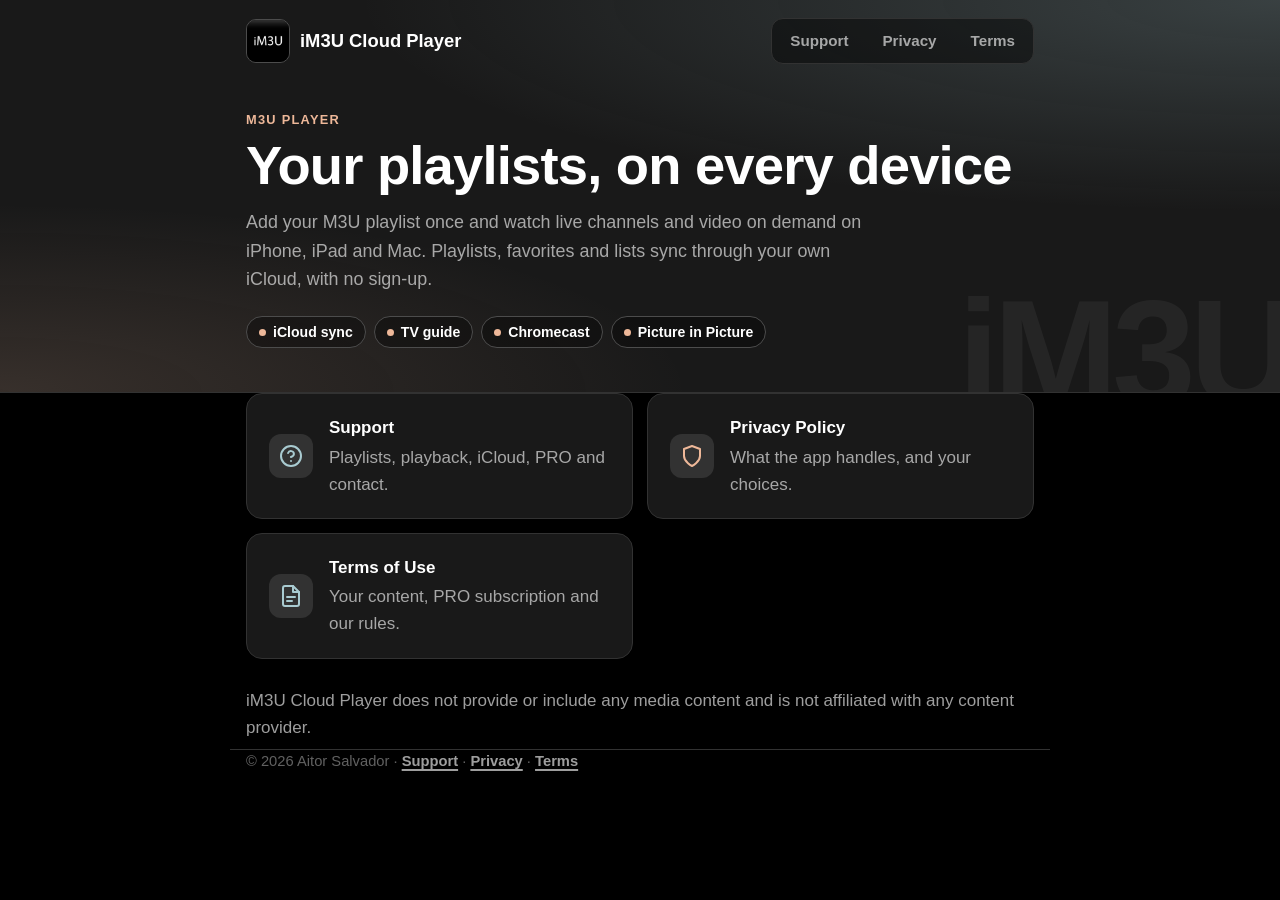
<file: im3uplayer/index.html>
<!doctype html>
<html lang="en">
<head>
  <meta charset="utf-8">
  <meta name="viewport" content="width=device-width, initial-scale=1">
  <title>iM3U Cloud Player</title>
  <meta name="description" content="iM3U Cloud Player: an M3U playlist player for iPhone, iPad and Mac, synced with iCloud.">
  <meta name="theme-color" content="#191919">
  <link rel="icon" href="icon.png">
  <link rel="apple-touch-icon" href="icon.png">
  <link rel="stylesheet" href="style.css?v=1">
</head>
<body>
  <div class="hero">
    <div class="wrap">
      <div class="topbar">
        <a class="brand" href="./"><img src="icon.png" alt="">iM3U Cloud Player</a>
        <nav class="tabs" aria-label="Pages">
          <a class="tab" href="support.html">Support</a>
          <a class="tab" href="privacy.html">Privacy</a>
          <a class="tab" href="terms.html">Terms</a>
        </nav>
      </div>
      <div class="hero-body">
        <p class="eyebrow">M3U player</p>
        <h1>Your playlists, on every device</h1>
        <p class="lede">Add your M3U playlist once and watch live channels and video on demand on iPhone, iPad and
        Mac. Playlists, favorites and lists sync through your own iCloud, with no sign-up.</p>
        <div class="pills">
          <span class="pill">iCloud sync</span>
          <span class="pill">TV guide</span>
          <span class="pill">Chromecast</span>
          <span class="pill">Picture in Picture</span>
        </div>
      </div>
    </div>
  </div>

  <main class="wrap">
    <div class="links-grid">
      <a class="card link-card" href="support.html">
        <span class="badge-icon"><svg viewBox="0 0 24 24" fill="none" stroke="currentColor" stroke-width="2" stroke-linecap="round" stroke-linejoin="round" aria-hidden="true"><circle cx="12" cy="12" r="10"/><path d="M9.1 9a3 3 0 0 1 5.8 1c0 2-3 3-3 3M12 17h.01"/></svg></span>
        <span><strong>Support</strong><p>Playlists, playback, iCloud, PRO and contact.</p></span>
      </a>
      <a class="card link-card" href="privacy.html">
        <span class="badge-icon peach"><svg viewBox="0 0 24 24" fill="none" stroke="currentColor" stroke-width="2" stroke-linecap="round" stroke-linejoin="round" aria-hidden="true"><path d="M12 22s8-4 8-10V5l-8-3-8 3v7c0 6 8 10 8 10z"/></svg></span>
        <span><strong>Privacy Policy</strong><p>What the app handles, and your choices.</p></span>
      </a>
      <a class="card link-card" href="terms.html">
        <span class="badge-icon"><svg viewBox="0 0 24 24" fill="none" stroke="currentColor" stroke-width="2" stroke-linecap="round" stroke-linejoin="round" aria-hidden="true"><path d="M14 2H6a2 2 0 0 0-2 2v16a2 2 0 0 0 2 2h12a2 2 0 0 0 2-2V8z"/><path d="M14 2v6h6M8 13h8M8 17h5"/></svg></span>
        <span><strong>Terms of Use</strong><p>Your content, PRO subscription and our rules.</p></span>
      </a>
    </div>
    <p class="muted" style="margin-top:28px">iM3U Cloud Player does not provide or include any media content and is
    not affiliated with any content provider.</p>
  </main>

  <footer class="wrap">© 2026 Aitor Salvador · <a href="support.html">Support</a> · <a href="privacy.html">Privacy</a> · <a href="terms.html">Terms</a></footer>
</body>
</html>
</file>
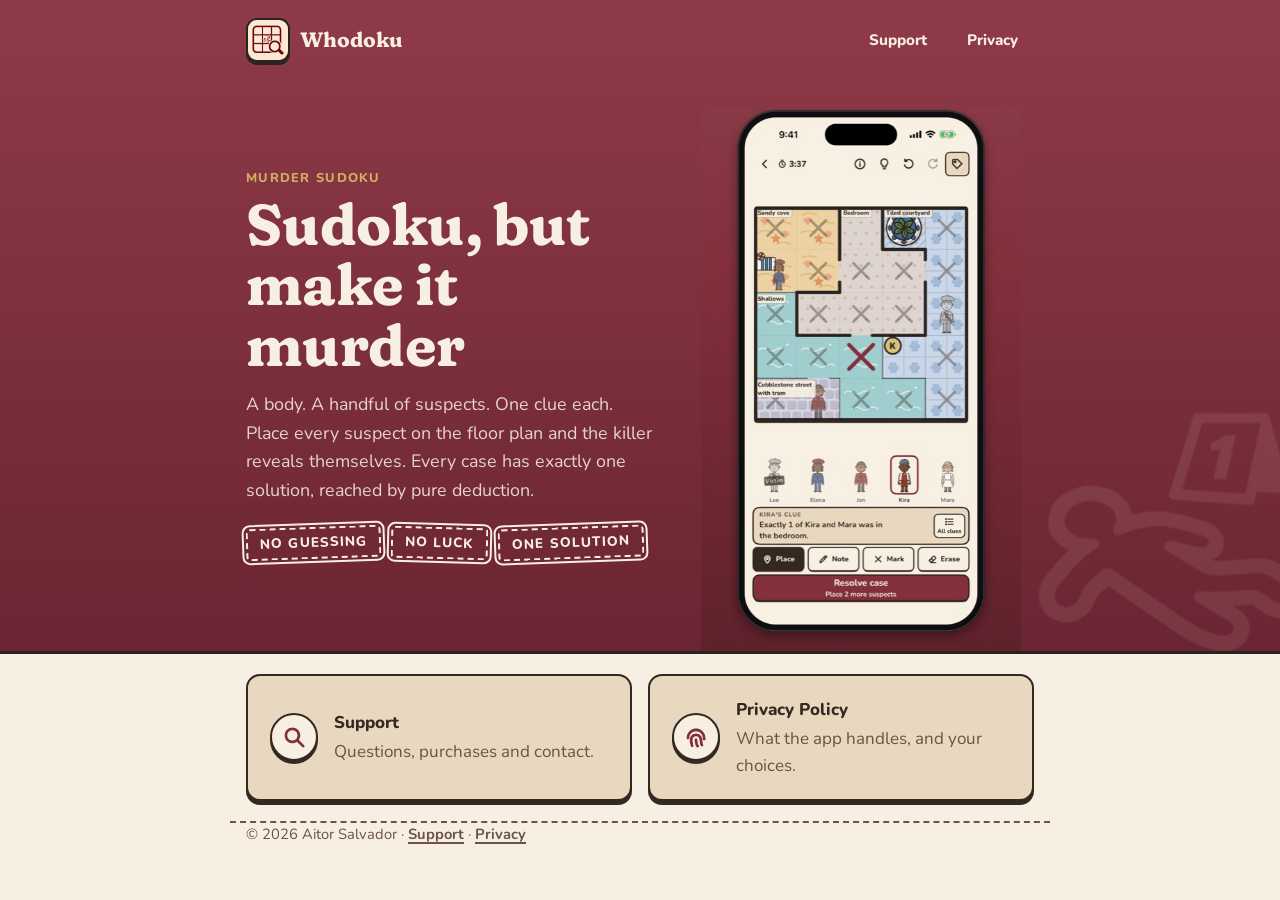
<file: whodoku/index.html>
<!doctype html>
<html lang="en">
<head>
  <meta charset="utf-8">
  <meta name="viewport" content="width=device-width, initial-scale=1">
  <title>Murder Sudoku: Whodoku</title>
  <meta name="description" content="Whodoku: a murder mystery logic puzzle for iOS and Android.">
  <meta name="theme-color" content="#8f3a48">
  <link rel="icon" href="icon.png">
  <link rel="apple-touch-icon" href="icon.png">
  <link rel="stylesheet" href="style.css?v=4">
</head>
<body>
  <div class="hero">
    <div class="wrap">
      <div class="topbar">
        <a class="brand" href="./"><img src="icon.png" alt="">Whodoku</a>
        <nav class="tabs" aria-label="Pages">
          <a class="tab" href="support.html">Support</a>
          <a class="tab" href="privacy.html">Privacy</a>
        </nav>
      </div>
      <div class="hero-body split">
        <div>
          <p class="eyebrow">Murder Sudoku</p>
          <h1>Sudoku, but make it murder</h1>
          <p class="lede">A body. A handful of suspects. One clue each. Place every suspect on the floor plan and the
          killer reveals themselves. Every case has exactly one solution, reached by pure deduction.</p>
          <div class="stamps">
            <span class="stamp">No guessing</span>
            <span class="stamp">No luck</span>
            <span class="stamp">One solution</span>
          </div>
        </div>
        <div class="shot"><img src="assets/screenshot-case.jpg?v=4" alt="A Whodoku case: a floor plan with rooms, suspects and a clue" width="460" height="1000"></div>
      </div>
    </div>
  </div>

  <main class="wrap">
    <div class="links-grid">
      <a class="card link-card" href="support.html">
        <span class="badge-icon"><span class="icon" style="--src:url(assets/ds_icon_magnifier.png)"></span></span>
        <span><strong>Support</strong><p>Questions, purchases and contact.</p></span>
      </a>
      <a class="card link-card" href="privacy.html">
        <span class="badge-icon"><span class="icon" style="--src:url(assets/ds_icon_fingerprint.png)"></span></span>
        <span><strong>Privacy Policy</strong><p>What the app handles, and your choices.</p></span>
      </a>
    </div>
  </main>

  <footer class="wrap">© 2026 Aitor Salvador · <a href="support.html">Support</a> · <a href="privacy.html">Privacy</a></footer>
</body>
</html>
</file>
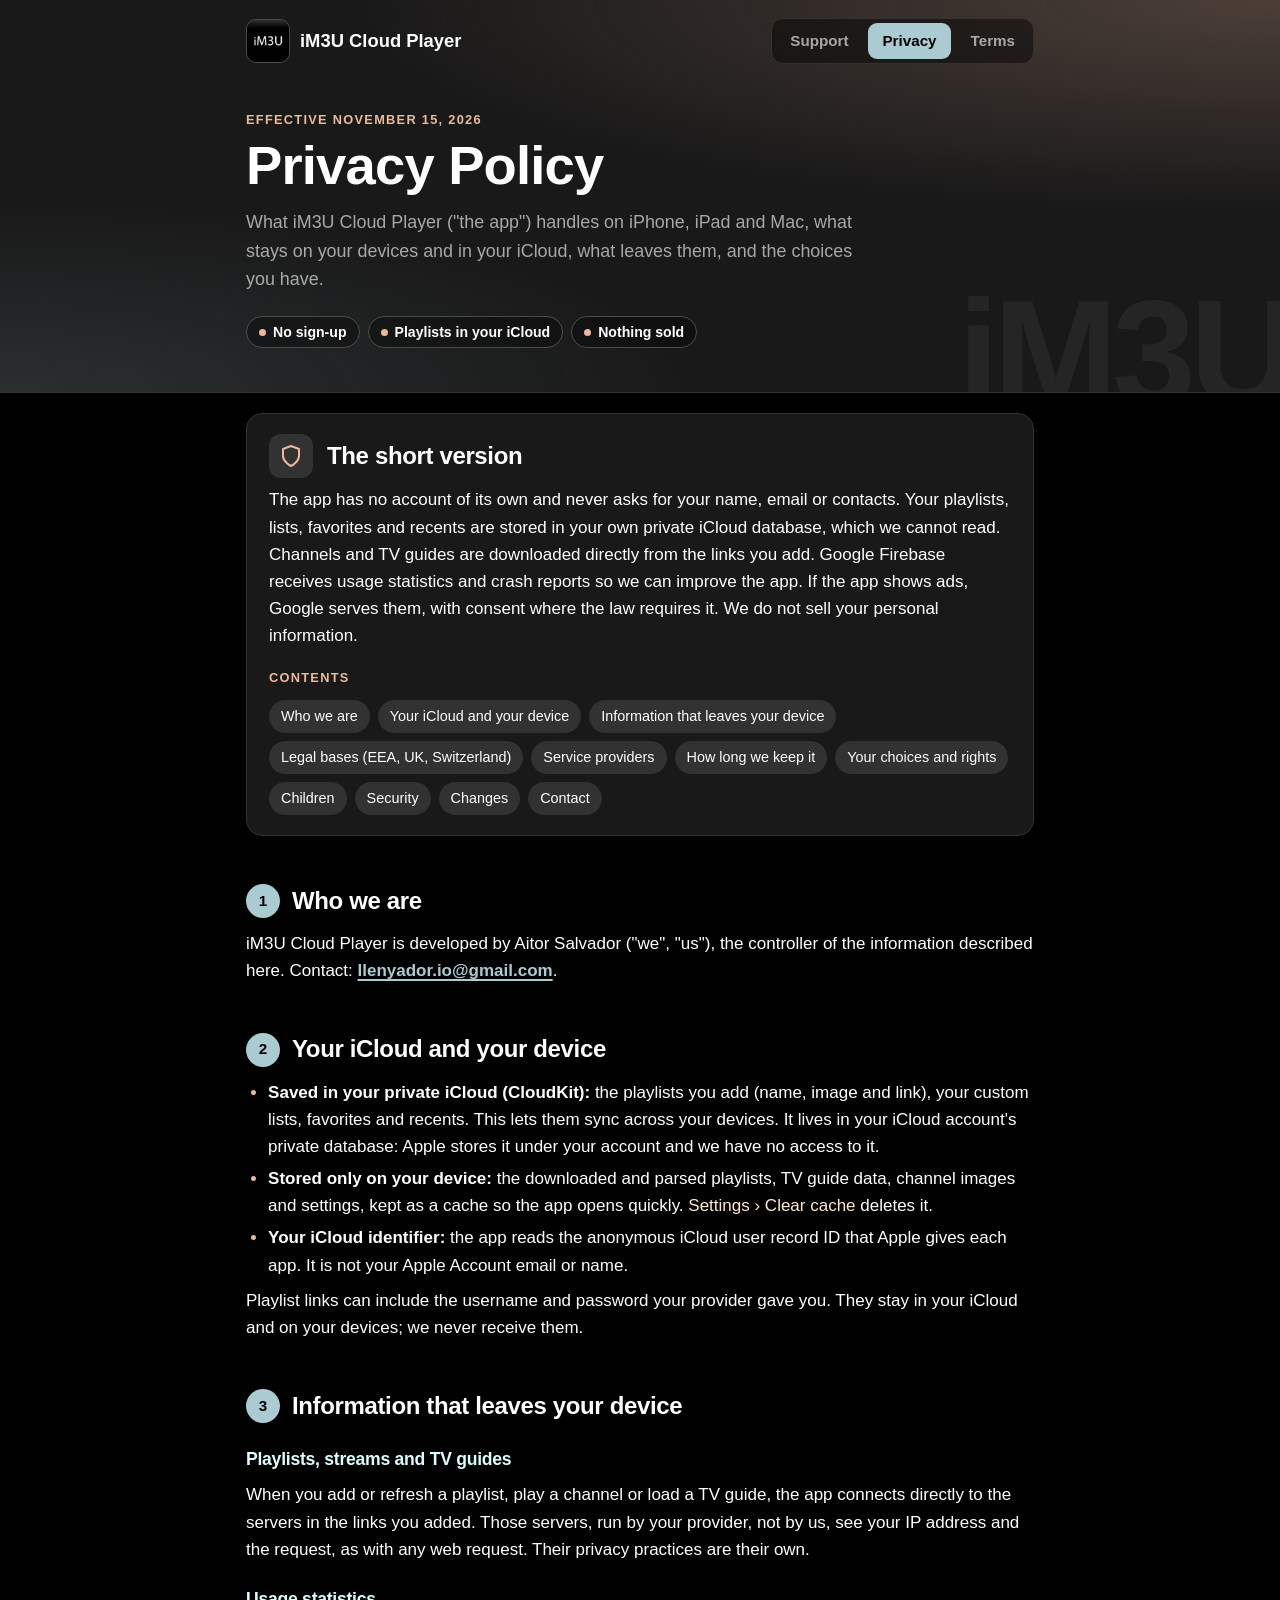
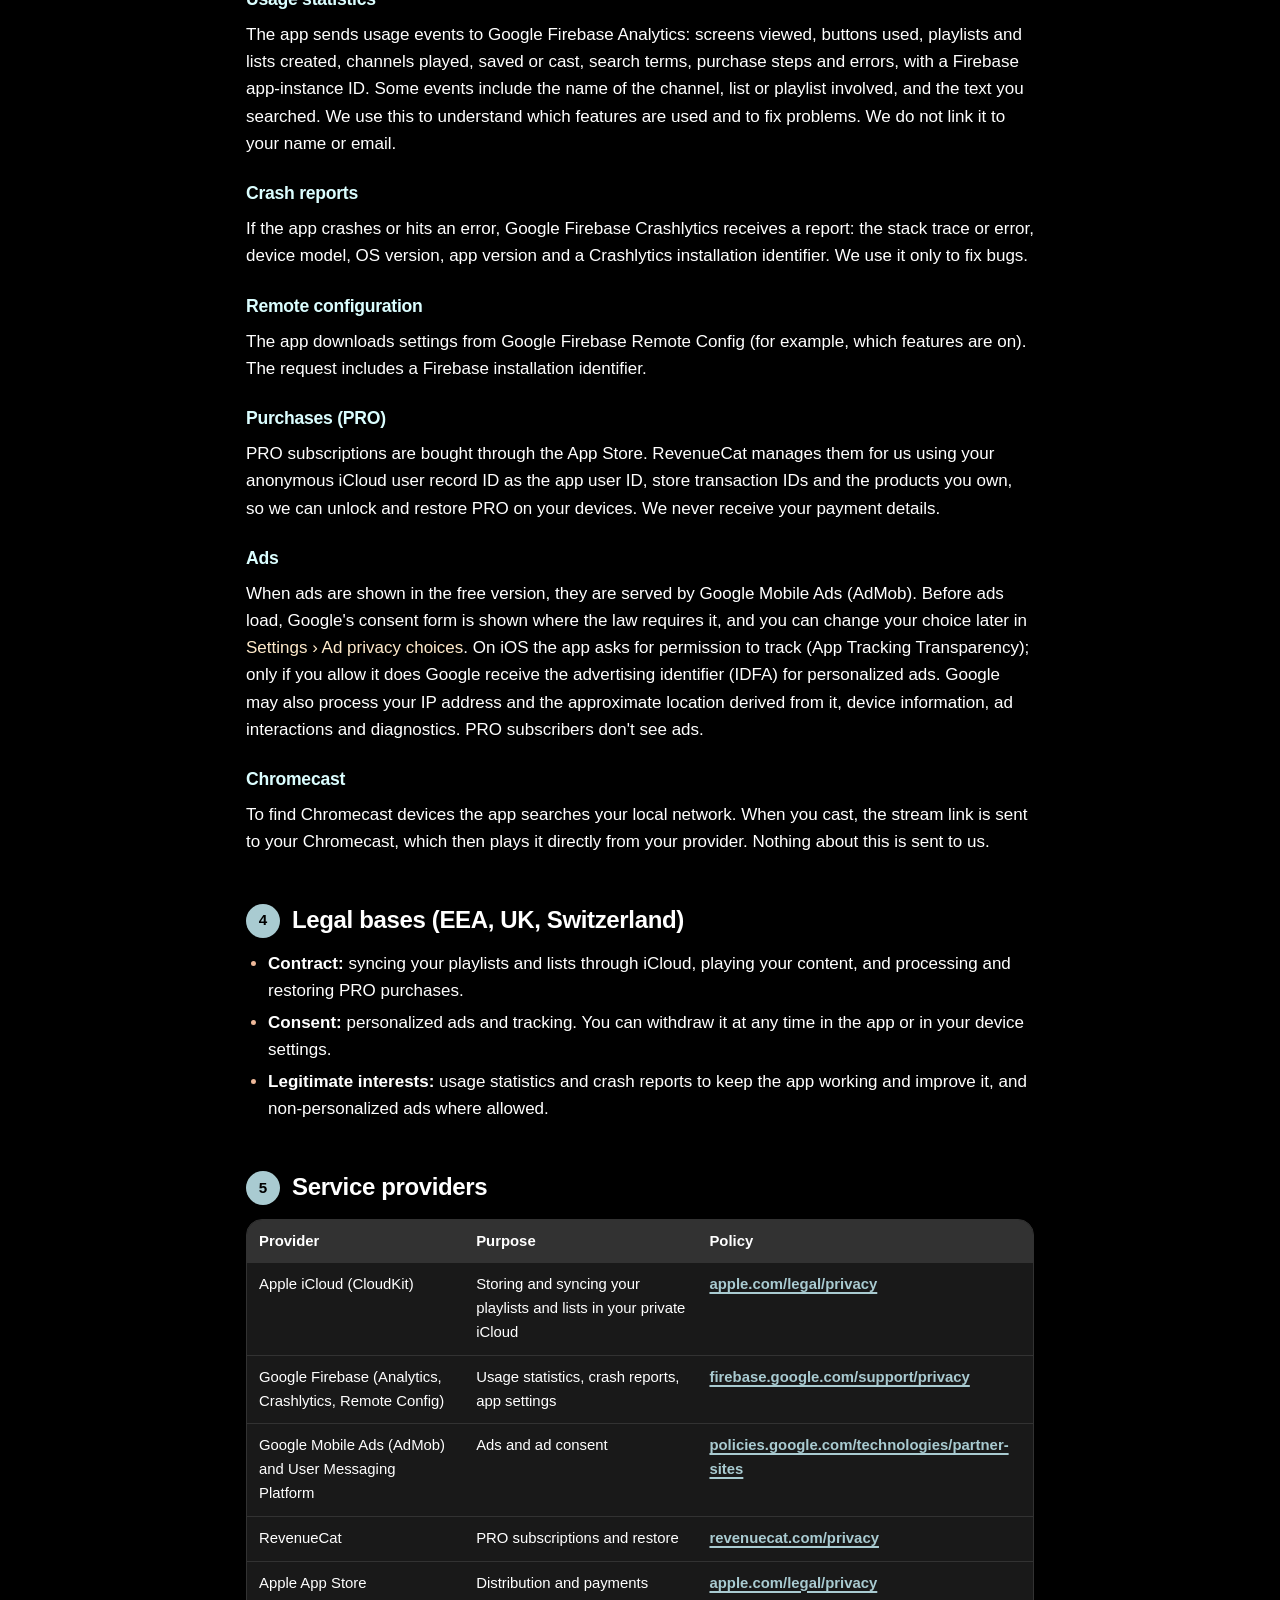
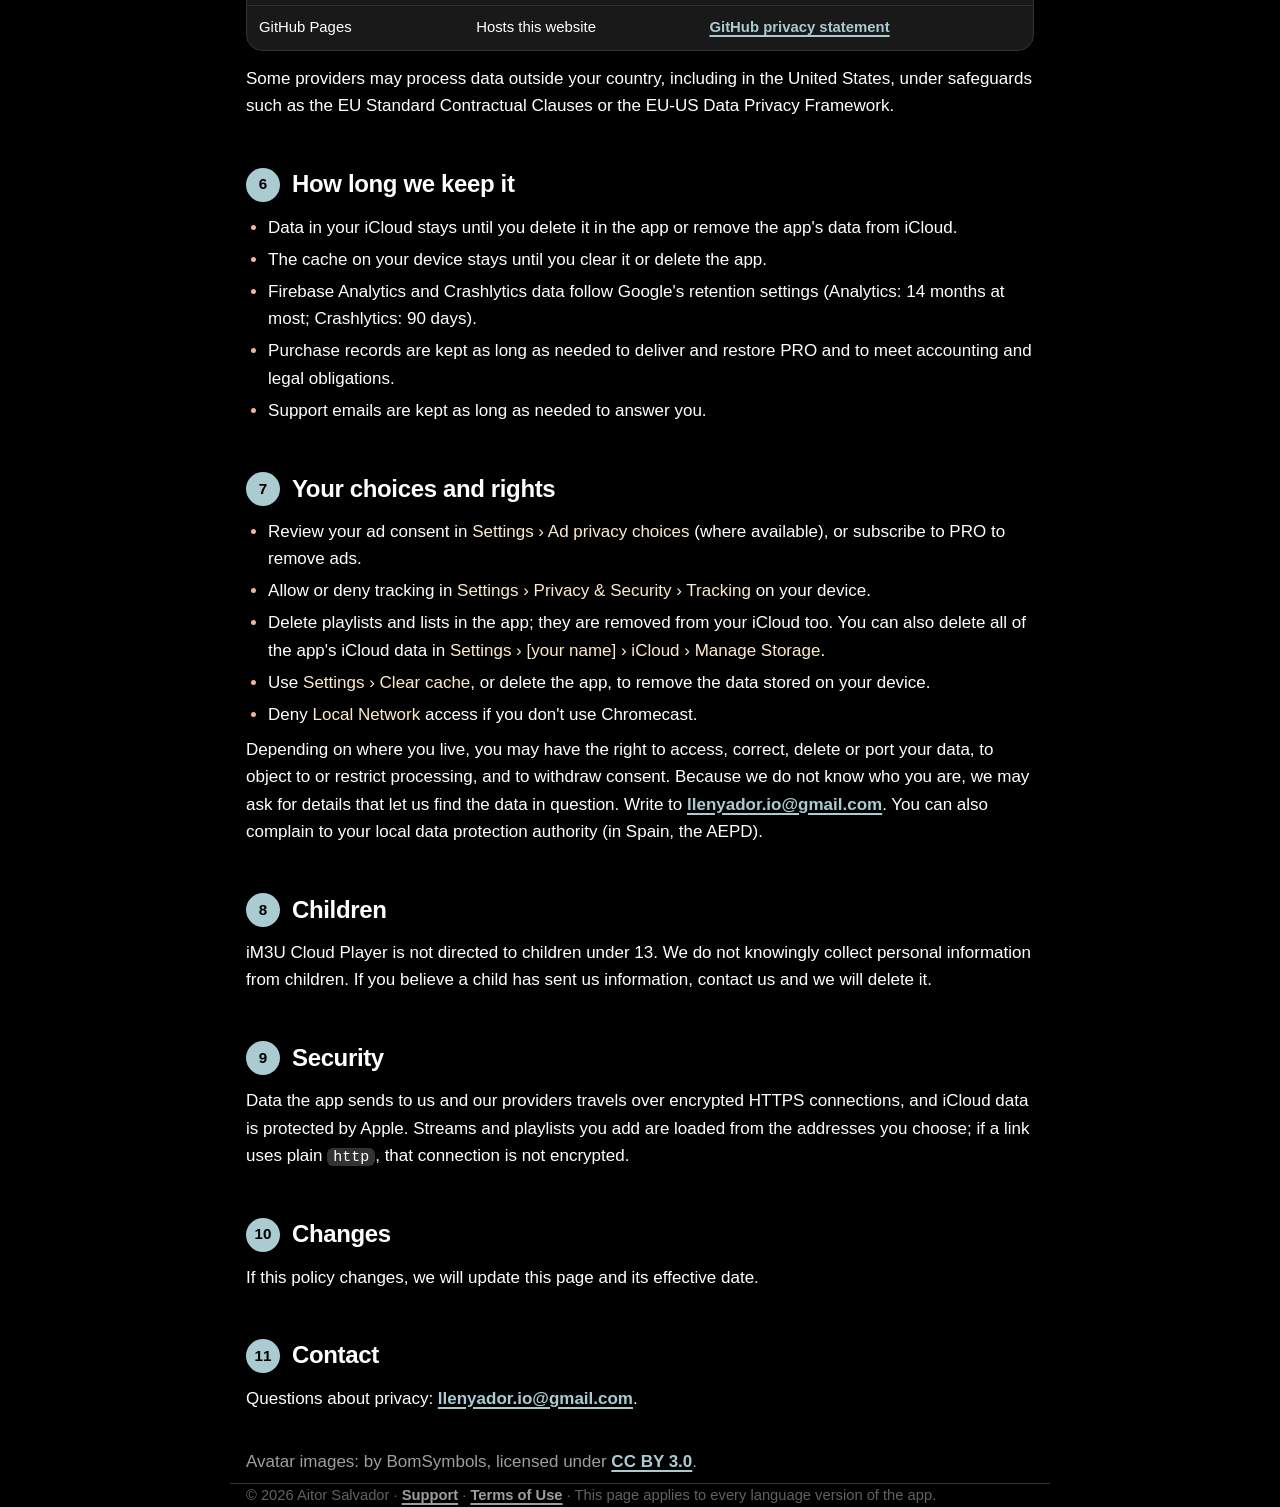
<file: im3uplayer/privacy.html>
<!doctype html>
<html lang="en">
<head>
  <meta charset="utf-8">
  <meta name="viewport" content="width=device-width, initial-scale=1">
  <title>iM3U Cloud Player Privacy Policy</title>
  <meta name="description" content="Privacy Policy for iM3U Cloud Player on iPhone, iPad and Mac.">
  <meta name="theme-color" content="#191919">
  <link rel="icon" href="icon.png">
  <link rel="apple-touch-icon" href="icon.png">
  <link rel="stylesheet" href="style.css?v=1">
</head>
<body>
  <div class="hero peach">
    <div class="wrap">
      <div class="topbar">
        <a class="brand" href="./"><img src="icon.png" alt="">iM3U Cloud Player</a>
        <nav class="tabs" aria-label="Pages">
          <a class="tab" href="support.html">Support</a>
          <a class="tab" href="privacy.html" aria-current="page">Privacy</a>
          <a class="tab" href="terms.html">Terms</a>
        </nav>
      </div>
      <div class="hero-body">
        <p class="eyebrow">Effective November 15, 2026</p>
        <h1>Privacy Policy</h1>
        <p class="lede">What iM3U Cloud Player ("the app") handles on iPhone, iPad and Mac, what stays on your devices
        and in your iCloud, what leaves them, and the choices you have.</p>
        <div class="pills">
          <span class="pill">No sign-up</span>
          <span class="pill">Playlists in your iCloud</span>
          <span class="pill">Nothing sold</span>
        </div>
      </div>
    </div>
  </div>

  <main class="wrap">
    <div class="card">
      <div class="card-head">
        <span class="badge-icon peach"><svg viewBox="0 0 24 24" fill="none" stroke="currentColor" stroke-width="2" stroke-linecap="round" stroke-linejoin="round" aria-hidden="true"><path d="M12 22s8-4 8-10V5l-8-3-8 3v7c0 6 8 10 8 10z"/></svg></span>
        <h2>The short version</h2>
      </div>
      <p>The app has no account of its own and never asks for your name, email or contacts. Your playlists, lists,
      favorites and recents are stored in your own private iCloud database, which we cannot read. Channels and TV
      guides are downloaded directly from the links you add. Google Firebase receives usage statistics and crash
      reports so we can improve the app. If the app shows ads, Google serves them, with consent where the law
      requires it. We do not sell your personal information.</p>
      <p class="eyebrow" style="margin-top:18px">Contents</p>
      <ul class="chips">
        <li><a href="#s1">Who we are</a></li>
        <li><a href="#s2">Your iCloud and your device</a></li>
        <li><a href="#s3">Information that leaves your device</a></li>
        <li><a href="#s4">Legal bases (EEA, UK, Switzerland)</a></li>
        <li><a href="#s5">Service providers</a></li>
        <li><a href="#s6">How long we keep it</a></li>
        <li><a href="#s7">Your choices and rights</a></li>
        <li><a href="#s8">Children</a></li>
        <li><a href="#s9">Security</a></li>
        <li><a href="#s10">Changes</a></li>
        <li><a href="#s11">Contact</a></li>
      </ul>
    </div>

    <div class="section-title" id="s1"><span class="num">1</span><h2>Who we are</h2></div>
    <p>iM3U Cloud Player is developed by Aitor Salvador ("we", "us"), the controller of the information described
    here. Contact: <a href="mailto:llenyador.io@gmail.com">llenyador.io@gmail.com</a>.</p>

    <div class="section-title" id="s2"><span class="num">2</span><h2>Your iCloud and your device</h2></div>
    <ul>
      <li><strong>Saved in your private iCloud (CloudKit):</strong> the playlists you add (name, image and link),
      your custom lists, favorites and recents. This lets them sync across your devices. It lives in your iCloud
      account's private database: Apple stores it under your account and we have no access to it.</li>
      <li><strong>Stored only on your device:</strong> the downloaded and parsed playlists, TV guide data,
      channel images and settings, kept as a cache so the app opens quickly. <em>Settings › Clear cache</em> deletes
      it.</li>
      <li><strong>Your iCloud identifier:</strong> the app reads the anonymous iCloud user record ID that Apple
      gives each app. It is not your Apple Account email or name.</li>
    </ul>
    <p>Playlist links can include the username and password your provider gave you. They stay in your iCloud and on
    your devices; we never receive them.</p>

    <div class="section-title" id="s3"><span class="num">3</span><h2>Information that leaves your device</h2></div>

    <h3>Playlists, streams and TV guides</h3>
    <p>When you add or refresh a playlist, play a channel or load a TV guide, the app connects directly to the
    servers in the links you added. Those servers, run by your provider, not by us, see your IP address and the
    request, as with any web request. Their privacy practices are their own.</p>

    <h3>Usage statistics</h3>
    <p>The app sends usage events to Google Firebase Analytics: screens viewed, buttons used, playlists and lists
    created, channels played, saved or cast, search terms, purchase steps and errors, with a Firebase app-instance
    ID. Some events include the name of the channel, list or playlist involved, and the text you searched. We use
    this to understand which features are used and to fix problems. We do not link it to your name or email.</p>

    <h3>Crash reports</h3>
    <p>If the app crashes or hits an error, Google Firebase Crashlytics receives a report: the stack trace or error,
    device model, OS version, app version and a Crashlytics installation identifier. We use it only to fix bugs.</p>

    <h3>Remote configuration</h3>
    <p>The app downloads settings from Google Firebase Remote Config (for example, which features are on). The
    request includes a Firebase installation identifier.</p>

    <h3>Purchases (PRO)</h3>
    <p>PRO subscriptions are bought through the App Store. RevenueCat manages them for us using your anonymous iCloud
    user record ID as the app user ID, store transaction IDs and the products you own, so we can unlock and restore
    PRO on your devices. We never receive your payment details.</p>

    <h3>Ads</h3>
    <p>When ads are shown in the free version, they are served by Google Mobile Ads (AdMob). Before ads load, Google's
    consent form is shown where the law requires it, and you can change your choice later in
    <em>Settings › Ad privacy choices</em>. On iOS the app asks for permission to track (App Tracking
    Transparency); only if you allow it does Google receive the advertising identifier (IDFA) for personalized ads.
    Google may also process your IP address and the approximate location derived from it, device information, ad
    interactions and diagnostics. PRO subscribers don't see ads.</p>

    <h3>Chromecast</h3>
    <p>To find Chromecast devices the app searches your local network. When you cast, the stream link is sent to
    your Chromecast, which then plays it directly from your provider. Nothing about this is sent to us.</p>

    <div class="section-title" id="s4"><span class="num">4</span><h2>Legal bases (EEA, UK, Switzerland)</h2></div>
    <ul>
      <li><strong>Contract:</strong> syncing your playlists and lists through iCloud, playing your content, and
      processing and restoring PRO purchases.</li>
      <li><strong>Consent:</strong> personalized ads and tracking. You can withdraw it at any time in the app or in
      your device settings.</li>
      <li><strong>Legitimate interests:</strong> usage statistics and crash reports to keep the app working and
      improve it, and non-personalized ads where allowed.</li>
    </ul>

    <div class="section-title" id="s5"><span class="num">5</span><h2>Service providers</h2></div>
    <div class="table-wrap">
      <table>
        <thead><tr><th>Provider</th><th>Purpose</th><th>Policy</th></tr></thead>
        <tbody>
          <tr><td>Apple iCloud (CloudKit)</td><td>Storing and syncing your playlists and lists in your private iCloud</td><td><a href="https://www.apple.com/legal/privacy/">apple.com/legal/privacy</a></td></tr>
          <tr><td>Google Firebase (Analytics, Crashlytics, Remote Config)</td><td>Usage statistics, crash reports, app settings</td><td><a href="https://firebase.google.com/support/privacy">firebase.google.com/support/privacy</a></td></tr>
          <tr><td>Google Mobile Ads (AdMob) and User Messaging Platform</td><td>Ads and ad consent</td><td><a href="https://policies.google.com/technologies/partner-sites">policies.google.com/technologies/partner-sites</a></td></tr>
          <tr><td>RevenueCat</td><td>PRO subscriptions and restore</td><td><a href="https://www.revenuecat.com/privacy">revenuecat.com/privacy</a></td></tr>
          <tr><td>Apple App Store</td><td>Distribution and payments</td><td><a href="https://www.apple.com/legal/privacy/">apple.com/legal/privacy</a></td></tr>
          <tr><td>GitHub Pages</td><td>Hosts this website</td><td><a href="https://docs.github.com/site-policy/privacy-policies/github-general-privacy-statement">GitHub privacy statement</a></td></tr>
        </tbody>
      </table>
    </div>
    <p>Some providers may process data outside your country, including in the United States, under safeguards such
    as the EU Standard Contractual Clauses or the EU-US Data Privacy Framework.</p>

    <div class="section-title" id="s6"><span class="num">6</span><h2>How long we keep it</h2></div>
    <ul>
      <li>Data in your iCloud stays until you delete it in the app or remove the app's data from iCloud.</li>
      <li>The cache on your device stays until you clear it or delete the app.</li>
      <li>Firebase Analytics and Crashlytics data follow Google's retention settings (Analytics: 14 months at most;
      Crashlytics: 90 days).</li>
      <li>Purchase records are kept as long as needed to deliver and restore PRO and to meet accounting and legal
      obligations.</li>
      <li>Support emails are kept as long as needed to answer you.</li>
    </ul>

    <div class="section-title" id="s7"><span class="num">7</span><h2>Your choices and rights</h2></div>
    <ul>
      <li>Review your ad consent in <em>Settings › Ad privacy choices</em> (where available), or subscribe to PRO to
      remove ads.</li>
      <li>Allow or deny tracking in <em>Settings › Privacy &amp; Security › Tracking</em> on your device.</li>
      <li>Delete playlists and lists in the app; they are removed from your iCloud too. You can also delete all of
      the app's iCloud data in <em>Settings › [your name] › iCloud › Manage Storage</em>.</li>
      <li>Use <em>Settings › Clear cache</em>, or delete the app, to remove the data stored on your device.</li>
      <li>Deny <em>Local Network</em> access if you don't use Chromecast.</li>
    </ul>
    <p>Depending on where you live, you may have the right to access, correct, delete or port your data, to object
    to or restrict processing, and to withdraw consent. Because we do not know who you are, we may ask for details
    that let us find the data in question. Write to <a href="mailto:llenyador.io@gmail.com">llenyador.io@gmail.com</a>.
    You can also complain to your local data protection authority (in Spain, the AEPD).</p>

    <div class="section-title" id="s8"><span class="num">8</span><h2>Children</h2></div>
    <p>iM3U Cloud Player is not directed to children under 13. We do not knowingly collect personal information
    from children. If you believe a child has sent us information, contact us and we will delete it.</p>

    <div class="section-title" id="s9"><span class="num">9</span><h2>Security</h2></div>
    <p>Data the app sends to us and our providers travels over encrypted HTTPS connections, and iCloud data is
    protected by Apple. Streams and playlists you add are loaded from the addresses you choose; if a link uses plain
    <code>http</code>, that connection is not encrypted.</p>

    <div class="section-title" id="s10"><span class="num">10</span><h2>Changes</h2></div>
    <p>If this policy changes, we will update this page and its effective date.</p>

    <div class="section-title" id="s11"><span class="num">11</span><h2>Contact</h2></div>
    <p>Questions about privacy: <a href="mailto:llenyador.io@gmail.com">llenyador.io@gmail.com</a>.</p>

    <p class="muted" style="margin-top:36px">Avatar images: by BomSymbols, licensed under
    <a href="https://creativecommons.org/licenses/by/3.0/">CC BY 3.0</a>.</p>
  </main>

  <footer class="wrap">
    © 2026 Aitor Salvador · <a href="support.html">Support</a> · <a href="terms.html">Terms of Use</a> · This page applies to every language version of
    the app.
  </footer>
</body>
</html>
</file>
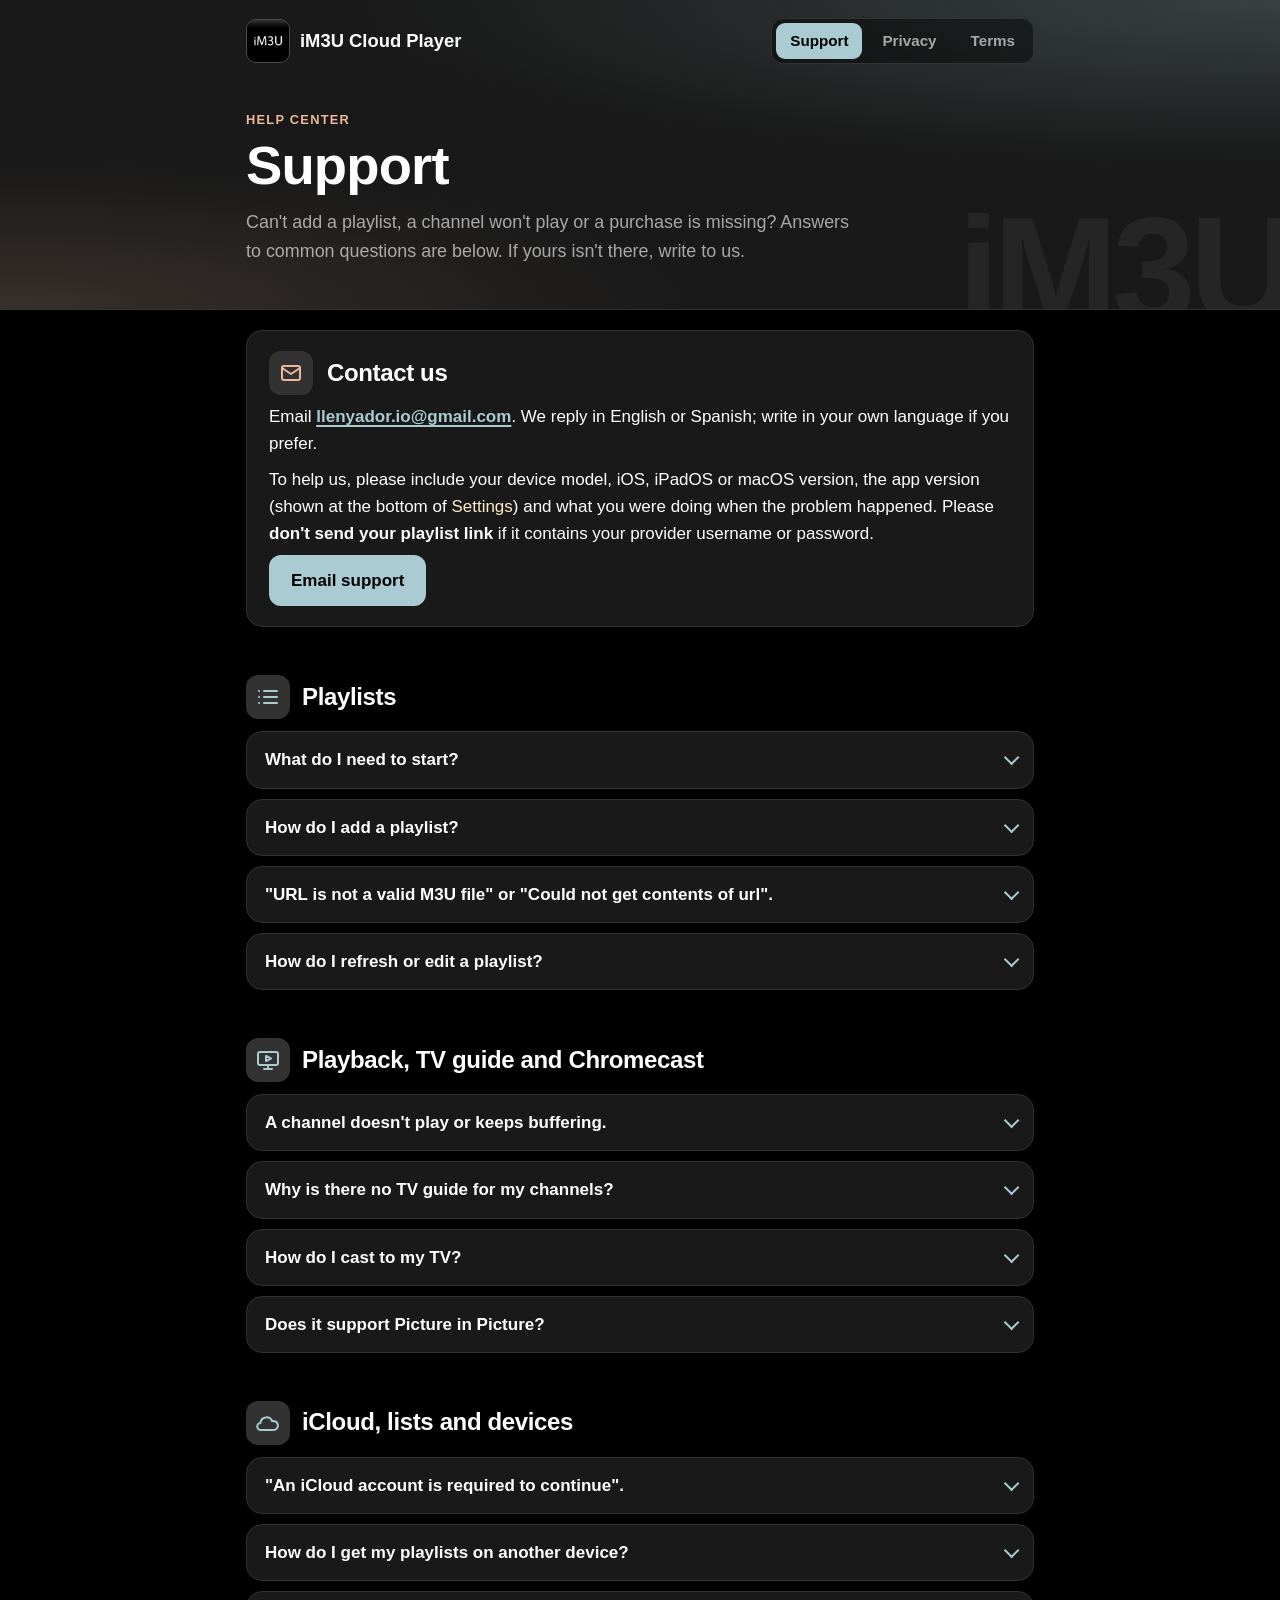
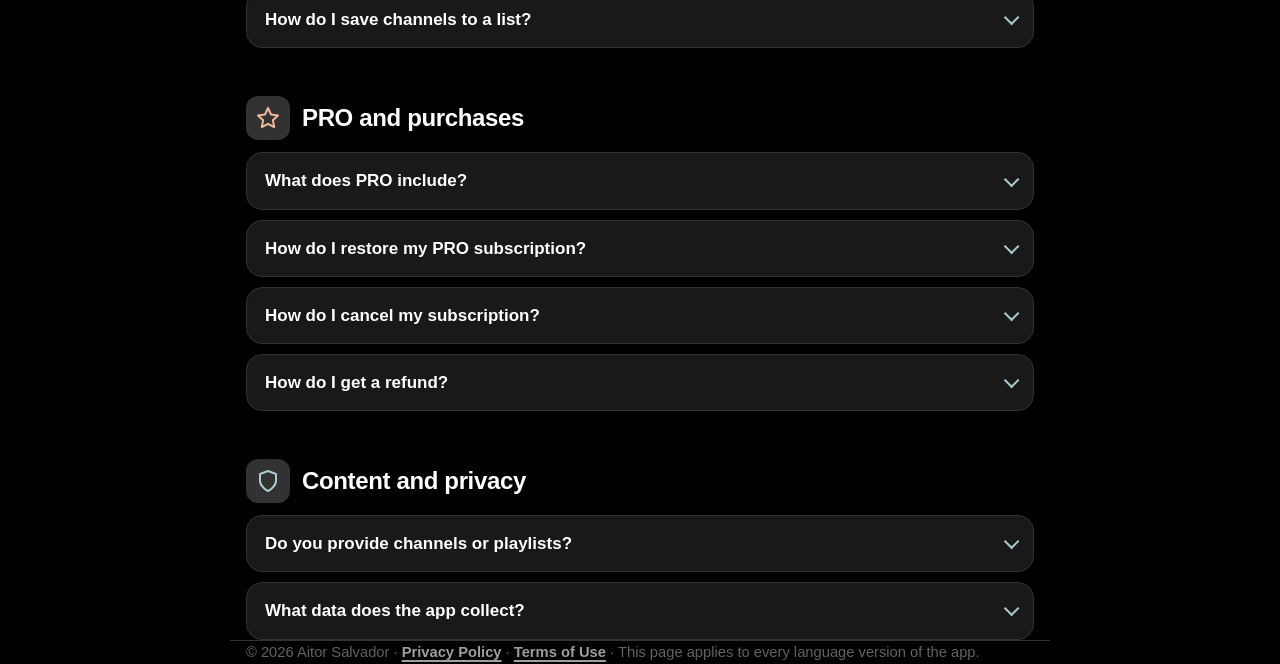
<file: im3uplayer/support.html>
<!doctype html>
<html lang="en">
<head>
  <meta charset="utf-8">
  <meta name="viewport" content="width=device-width, initial-scale=1">
  <title>iM3U Cloud Player Support</title>
  <meta name="description" content="Help and contact for iM3U Cloud Player on iPhone, iPad and Mac.">
  <meta name="theme-color" content="#191919">
  <link rel="icon" href="icon.png">
  <link rel="apple-touch-icon" href="icon.png">
  <link rel="stylesheet" href="style.css?v=1">
</head>
<body>
  <div class="hero">
    <div class="wrap">
      <div class="topbar">
        <a class="brand" href="./"><img src="icon.png" alt="">iM3U Cloud Player</a>
        <nav class="tabs" aria-label="Pages">
          <a class="tab" href="support.html" aria-current="page">Support</a>
          <a class="tab" href="privacy.html">Privacy</a>
          <a class="tab" href="terms.html">Terms</a>
        </nav>
      </div>
      <div class="hero-body">
        <p class="eyebrow">Help center</p>
        <h1>Support</h1>
        <p class="lede">Can't add a playlist, a channel won't play or a purchase is missing? Answers to common
        questions are below. If yours isn't there, write to us.</p>
      </div>
    </div>
  </div>

  <main class="wrap">
    <div class="card">
      <div class="card-head">
        <span class="badge-icon peach"><svg viewBox="0 0 24 24" fill="none" stroke="currentColor" stroke-width="2" stroke-linecap="round" stroke-linejoin="round" aria-hidden="true"><rect x="3" y="5" width="18" height="14" rx="2"/><path d="m3 7 9 6 9-6"/></svg></span>
        <h2>Contact us</h2>
      </div>
      <p>Email <a href="mailto:llenyador.io@gmail.com?subject=iM3U%20Cloud%20Player%20support">llenyador.io@gmail.com</a>.
      We reply in English or Spanish; write in your own language if you prefer.</p>
      <p>To help us, please include your device model, iOS, iPadOS or macOS version, the app version (shown at the
      bottom of <em>Settings</em>) and what you were doing when the problem happened. Please <strong>don't send your
      playlist link</strong> if it contains your provider username or password.</p>
      <p><a class="button" href="mailto:llenyador.io@gmail.com?subject=iM3U%20Cloud%20Player%20support">Email support</a></p>
    </div>

    <div class="section-title">
      <span class="badge-icon"><svg viewBox="0 0 24 24" fill="none" stroke="currentColor" stroke-width="2" stroke-linecap="round" stroke-linejoin="round" aria-hidden="true"><path d="M8 6h13M8 12h13M8 18h13M3 6h.01M3 12h.01M3 18h.01"/></svg></span>
      <h2>Playlists</h2>
    </div>
    <div class="faq-group">
      <details>
        <summary>What do I need to start?</summary>
        <p>An M3U playlist link, usually given to you by your IPTV provider or one you create yourself. iM3U Cloud
        Player is a player only: it does not provide, sell or include any channels or media content.</p>
      </details>
      <details>
        <summary>How do I add a playlist?</summary>
        <ol>
          <li>On the home screen, tap <em>Add playlist</em>.</li>
          <li>Give it a name and paste the playlist link (it usually ends in <code>.m3u</code> or <code>.m3u8</code>,
          or contains <code>type=m3u</code>).</li>
          <li>Accept the content disclaimer and tap <em>Create list</em>.</li>
        </ol>
      </details>
      <details>
        <summary>"URL is not a valid M3U file" or "Could not get contents of url".</summary>
        <ul>
          <li>Open the link in Safari: it should download or show a text file that starts with
          <code>#EXTM3U</code>. If it shows a web page or an error, the link is wrong or has expired.</li>
          <li>Many providers' links expire or are limited to a number of devices. Ask your provider for a fresh
          link.</li>
          <li>Check your connection and try again.</li>
        </ul>
      </details>
      <details>
        <summary>How do I refresh or edit a playlist?</summary>
        <p>On the home screen, tap <em>Edit</em> and choose the playlist to change its name, image or link. Saving it
        downloads the playlist again. To free space, use <em>Settings › Clear cache</em>; your playlists stay in
        iCloud.</p>
      </details>
    </div>

    <div class="section-title">
      <span class="badge-icon"><svg viewBox="0 0 24 24" fill="none" stroke="currentColor" stroke-width="2" stroke-linecap="round" stroke-linejoin="round" aria-hidden="true"><rect x="2" y="4" width="20" height="13" rx="2"/><path d="M8 21h8M12 17v4"/><path d="m10 8 5 2.5-5 2.5z"/></svg></span>
      <h2>Playback, TV guide and Chromecast</h2>
    </div>
    <div class="faq-group">
      <details>
        <summary>A channel doesn't play or keeps buffering.</summary>
        <ul>
          <li>Channels are streamed directly from your provider's servers, so most playback problems come from the
          stream itself. Try another channel from the same playlist; if none play, contact your provider.</li>
          <li>Try a faster or different network (Wi-Fi instead of mobile data, or the other way round).</li>
          <li>Close the player and open the channel again.</li>
        </ul>
      </details>
      <details>
        <summary>Why is there no TV guide for my channels?</summary>
        <p>The guide (EPG) comes from your playlist. If the playlist includes a guide link (<code>url-tvg</code> or
        <code>x-tvg-url</code> in its first line), the app downloads it and shows what's on now and next. If you see
        "This list doesn't include a TV guide", ask your provider for a playlist with EPG.</p>
      </details>
      <details>
        <summary>How do I cast to my TV?</summary>
        <p>Your iPhone or iPad and your Chromecast or Google TV must be on the same Wi-Fi network. Tap the cast
        button, choose your device and start a channel. If no device appears, allow <em>Local Network</em> access for
        the app in <em>Settings › Privacy &amp; Security › Local Network</em>, then restart the app.</p>
      </details>
      <details>
        <summary>Does it support Picture in Picture?</summary>
        <p>Yes. While a channel is playing, tap the Picture in Picture button to keep watching in a floating window
        while you use other apps.</p>
      </details>
    </div>

    <div class="section-title">
      <span class="badge-icon"><svg viewBox="0 0 24 24" fill="none" stroke="currentColor" stroke-width="2" stroke-linecap="round" stroke-linejoin="round" aria-hidden="true"><path d="M17.5 19a4.5 4.5 0 1 0-1.4-8.8A6 6 0 0 0 4.5 12a3.5 3.5 0 0 0 .5 7z"/></svg></span>
      <h2>iCloud, lists and devices</h2>
    </div>
    <div class="faq-group">
      <details>
        <summary>"An iCloud account is required to continue".</summary>
        <p>The app has no sign-up of its own: it stores your playlists, lists, favorites and recents in your own
        iCloud. If you are signed in and still see this message:</p>
        <ol>
          <li>Open <em>Settings › [your name] › iCloud</em> and make sure iCloud Drive is on.</li>
          <li>If it still fails, sign out of iCloud and sign in again, then reopen the app.</li>
          <li>Check that you have a working internet connection the first time you open the app.</li>
        </ol>
      </details>
      <details>
        <summary>How do I get my playlists on another device?</summary>
        <p>Sign in with the same Apple Account on the other iPhone, iPad or Mac and open the app. Your playlists,
        favorites, recents and custom lists sync through iCloud.</p>
      </details>
      <details>
        <summary>How do I save channels to a list?</summary>
        <p>Tap the save button on a channel's row and pick <em>Favorites</em> or one of your custom lists.
        Channels you watch appear in <em>Recents</em> automatically.</p>
      </details>
    </div>

    <div class="section-title">
      <span class="badge-icon peach"><svg viewBox="0 0 24 24" fill="none" stroke="currentColor" stroke-width="2" stroke-linecap="round" stroke-linejoin="round" aria-hidden="true"><path d="m12 2 3 6.5 7 .9-5.1 4.8 1.3 6.9L12 17.8 5.8 21.1l1.3-6.9L2 9.4l7-.9z"/></svg></span>
      <h2>PRO and purchases</h2>
    </div>
    <div class="faq-group">
      <details>
        <summary>What does PRO include?</summary>
        <p>The free version has every player feature. PRO removes ads and lets you create unlimited custom lists
        with unlimited items (the free version allows 1 custom list with up to 5 items).</p>
      </details>
      <details>
        <summary>How do I restore my PRO subscription?</summary>
        <p>Open <em>Settings › Upgrade to PRO</em> and tap <em>Restore</em>, signed in with the same Apple Account you
        subscribed with.</p>
      </details>
      <details>
        <summary>How do I cancel my subscription?</summary>
        <p>PRO renews automatically until you cancel it. Cancel at least 24 hours before the renewal date from
        <em>Settings › Manage your subscriptions</em> in the app, or from
        <a href="https://apps.apple.com/account/subscriptions">your Apple subscriptions</a>. Deleting the app does
        not cancel it.</p>
      </details>
      <details>
        <summary>How do I get a refund?</summary>
        <p>Payments are handled by Apple. Request a refund at
        <a href="https://reportaproblem.apple.com">reportaproblem.apple.com</a>.</p>
      </details>
    </div>

    <div class="section-title">
      <span class="badge-icon"><svg viewBox="0 0 24 24" fill="none" stroke="currentColor" stroke-width="2" stroke-linecap="round" stroke-linejoin="round" aria-hidden="true"><path d="M12 22s8-4 8-10V5l-8-3-8 3v7c0 6 8 10 8 10z"/></svg></span>
      <h2>Content and privacy</h2>
    </div>
    <div class="faq-group">
      <details>
        <summary>Do you provide channels or playlists?</summary>
        <p>No. iM3U Cloud Player does not provide or include any media content and is not affiliated with any
        content provider. You are responsible for the playlists you add, and we do not endorse streaming content
        you are not authorized to watch.</p>
      </details>
      <details>
        <summary>What data does the app collect?</summary>
        <p>Your playlists live in your own private iCloud, which we can't read. The app uses Google Firebase for
        usage statistics and crash reports. Full details are in the <a href="privacy.html">Privacy Policy</a>.</p>
      </details>
    </div>
  </main>

  <footer class="wrap">
    © 2026 Aitor Salvador · <a href="privacy.html">Privacy Policy</a> · <a href="terms.html">Terms of Use</a> · This page applies to every language
    version of the app.
  </footer>
</body>
</html>
</file>
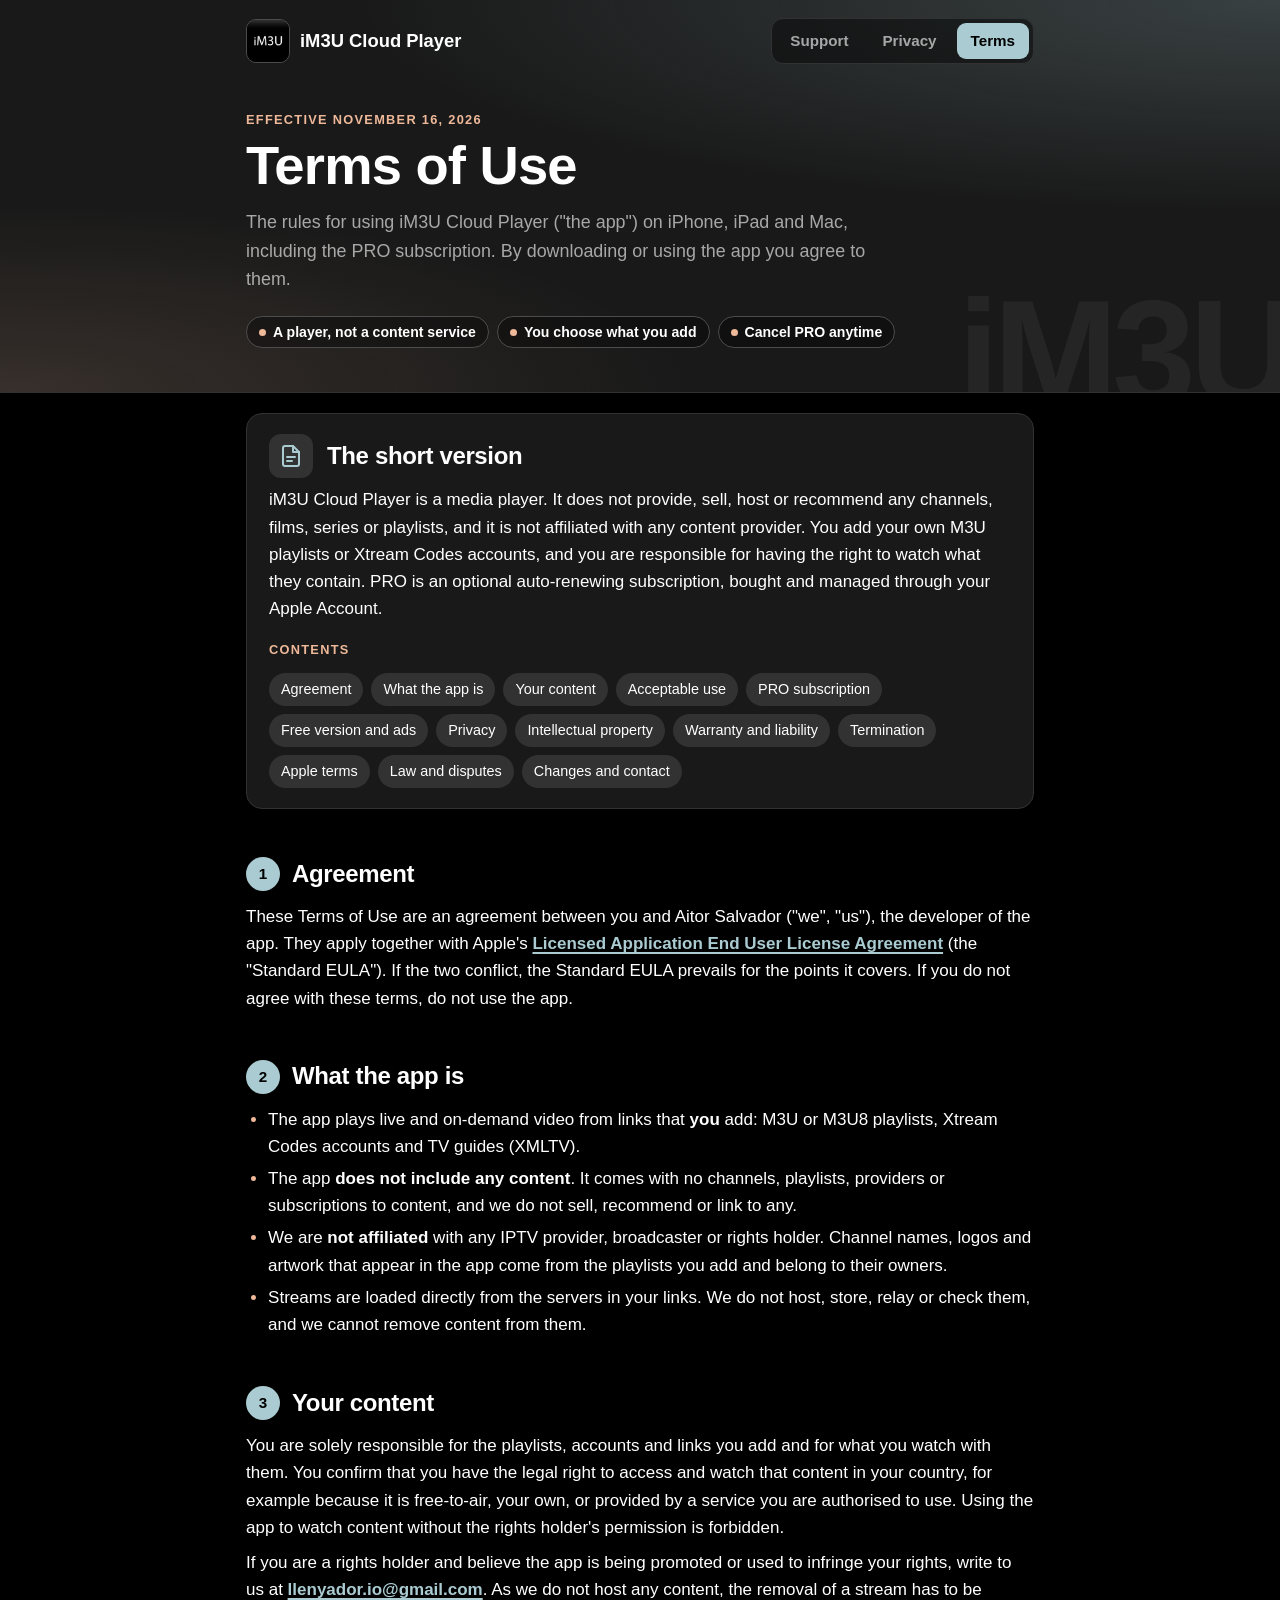
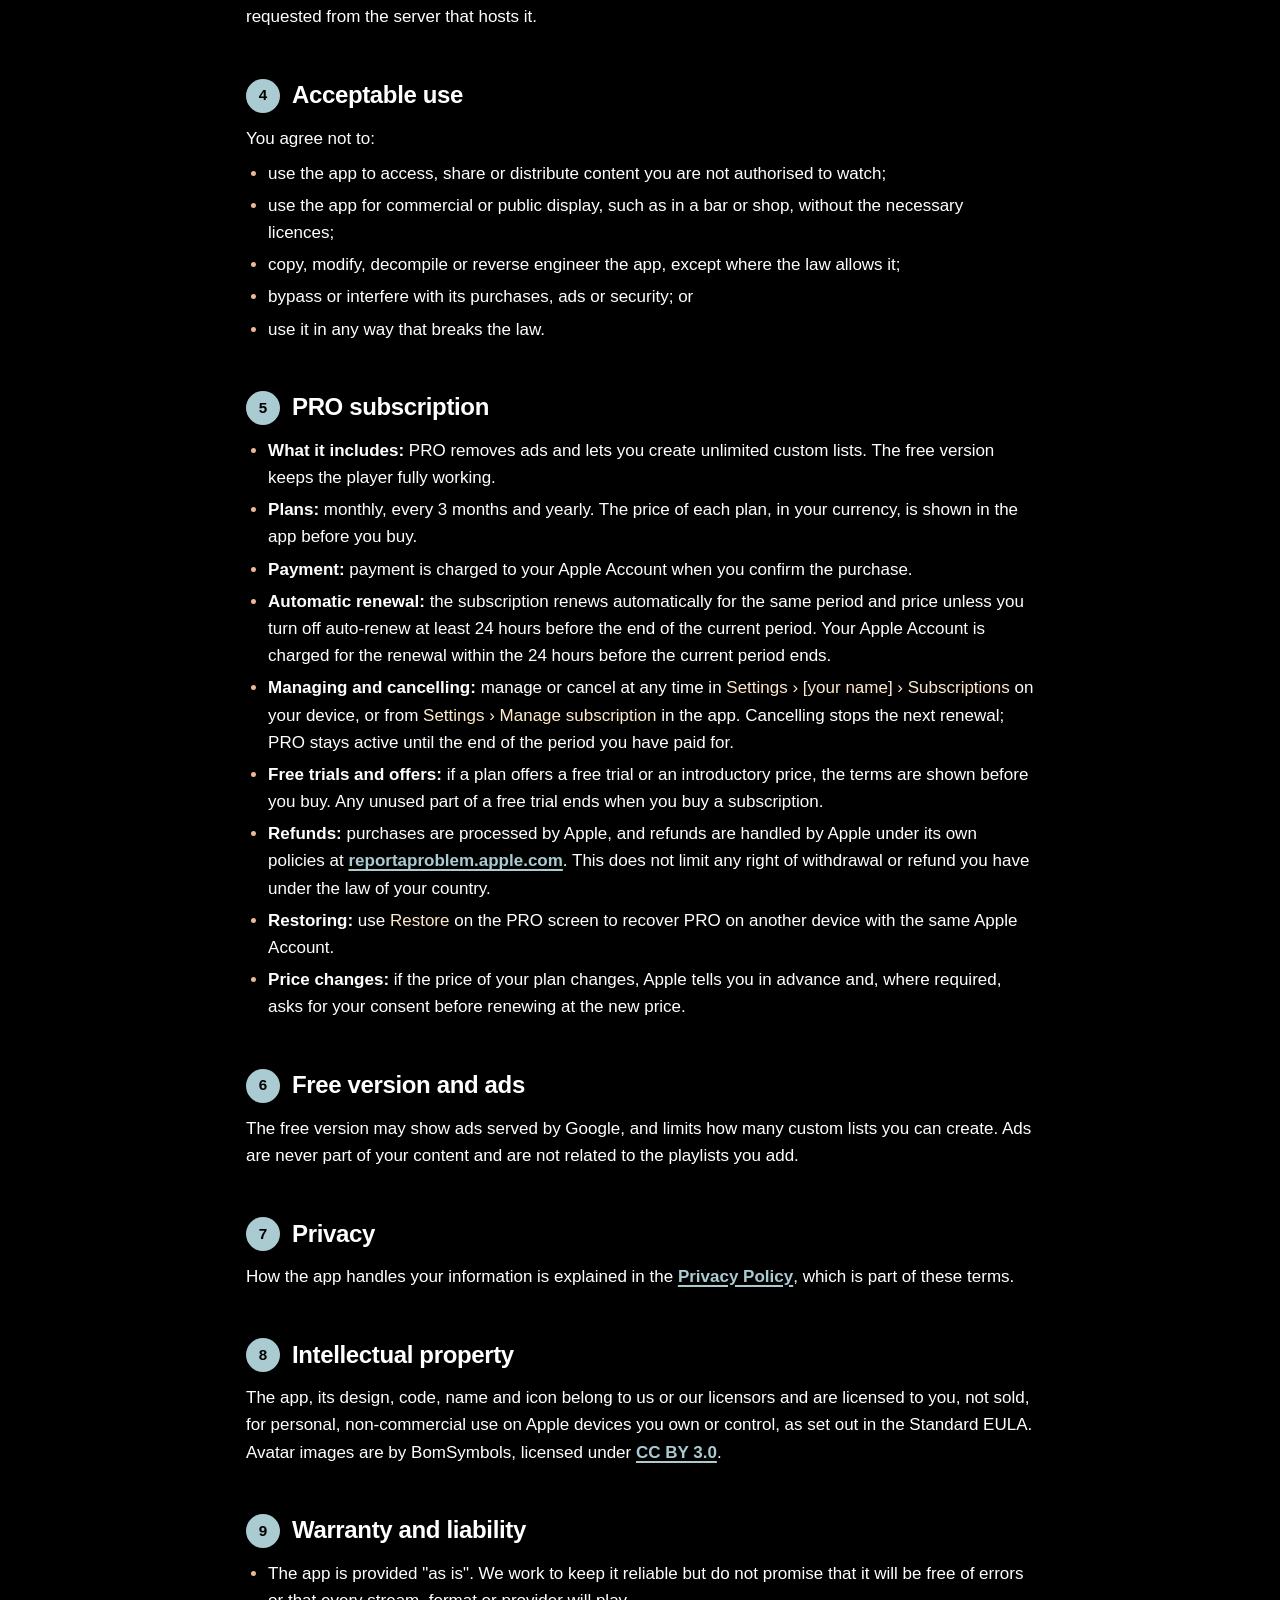
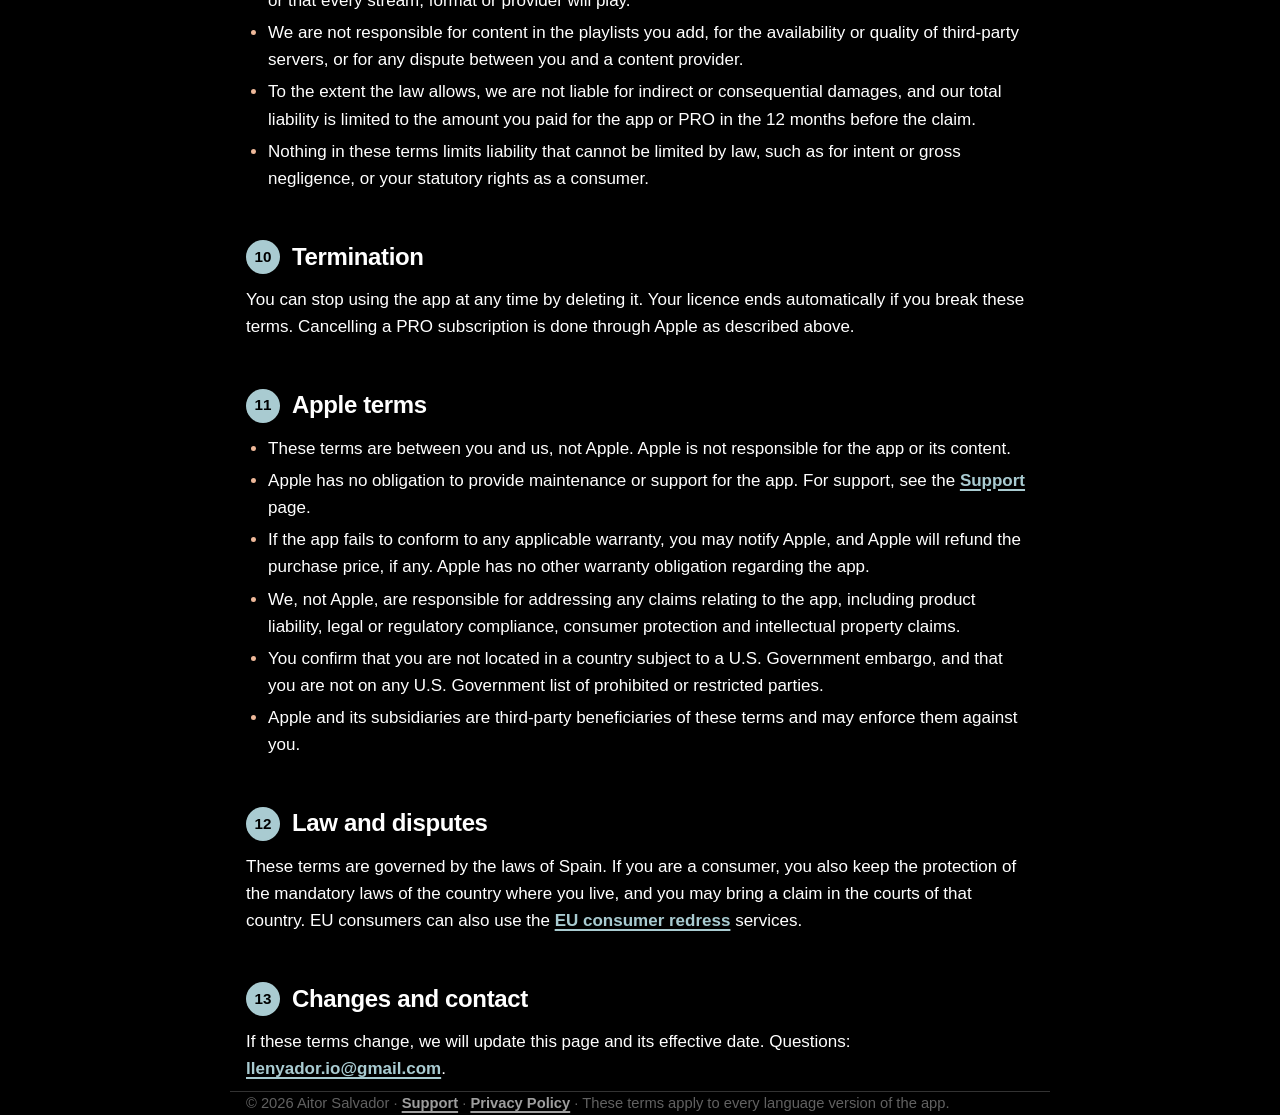
<file: im3uplayer/terms.html>
<!doctype html>
<html lang="en">
<head>
  <meta charset="utf-8">
  <meta name="viewport" content="width=device-width, initial-scale=1">
  <title>iM3U Cloud Player Terms of Use</title>
  <meta name="description" content="Terms of Use (EULA) for iM3U Cloud Player on iPhone, iPad and Mac.">
  <meta name="theme-color" content="#191919">
  <link rel="icon" href="icon.png">
  <link rel="apple-touch-icon" href="icon.png">
  <link rel="stylesheet" href="style.css?v=1">
</head>
<body>
  <div class="hero">
    <div class="wrap">
      <div class="topbar">
        <a class="brand" href="./"><img src="icon.png" alt="">iM3U Cloud Player</a>
        <nav class="tabs" aria-label="Pages">
          <a class="tab" href="support.html">Support</a>
          <a class="tab" href="privacy.html">Privacy</a>
          <a class="tab" href="terms.html" aria-current="page">Terms</a>
        </nav>
      </div>
      <div class="hero-body">
        <p class="eyebrow">Effective November 16, 2026</p>
        <h1>Terms of Use</h1>
        <p class="lede">The rules for using iM3U Cloud Player ("the app") on iPhone, iPad and Mac, including the PRO
        subscription. By downloading or using the app you agree to them.</p>
        <div class="pills">
          <span class="pill">A player, not a content service</span>
          <span class="pill">You choose what you add</span>
          <span class="pill">Cancel PRO anytime</span>
        </div>
      </div>
    </div>
  </div>

  <main class="wrap">
    <div class="card">
      <div class="card-head">
        <span class="badge-icon"><svg viewBox="0 0 24 24" fill="none" stroke="currentColor" stroke-width="2" stroke-linecap="round" stroke-linejoin="round" aria-hidden="true"><path d="M14 2H6a2 2 0 0 0-2 2v16a2 2 0 0 0 2 2h12a2 2 0 0 0 2-2V8z"/><path d="M14 2v6h6M8 13h8M8 17h5"/></svg></span>
        <h2>The short version</h2>
      </div>
      <p>iM3U Cloud Player is a media player. It does not provide, sell, host or recommend any channels, films,
      series or playlists, and it is not affiliated with any content provider. You add your own M3U playlists or
      Xtream Codes accounts, and you are responsible for having the right to watch what they contain. PRO is an
      optional auto-renewing subscription, bought and managed through your Apple Account.</p>
      <p class="eyebrow" style="margin-top:18px">Contents</p>
      <ul class="chips">
        <li><a href="#s1">Agreement</a></li>
        <li><a href="#s2">What the app is</a></li>
        <li><a href="#s3">Your content</a></li>
        <li><a href="#s4">Acceptable use</a></li>
        <li><a href="#s5">PRO subscription</a></li>
        <li><a href="#s6">Free version and ads</a></li>
        <li><a href="#s7">Privacy</a></li>
        <li><a href="#s8">Intellectual property</a></li>
        <li><a href="#s9">Warranty and liability</a></li>
        <li><a href="#s10">Termination</a></li>
        <li><a href="#s11">Apple terms</a></li>
        <li><a href="#s12">Law and disputes</a></li>
        <li><a href="#s13">Changes and contact</a></li>
      </ul>
    </div>

    <div class="section-title" id="s1"><span class="num">1</span><h2>Agreement</h2></div>
    <p>These Terms of Use are an agreement between you and Aitor Salvador ("we", "us"), the developer of the app.
    They apply together with Apple's
    <a href="https://www.apple.com/legal/internet-services/itunes/dev/stdeula/">Licensed Application End User License
    Agreement</a> (the "Standard EULA"). If the two conflict, the Standard EULA prevails for the points it covers. If
    you do not agree with these terms, do not use the app.</p>

    <div class="section-title" id="s2"><span class="num">2</span><h2>What the app is</h2></div>
    <ul>
      <li>The app plays live and on-demand video from links that <strong>you</strong> add: M3U or M3U8 playlists,
      Xtream Codes accounts and TV guides (XMLTV).</li>
      <li>The app <strong>does not include any content</strong>. It comes with no channels, playlists, providers or
      subscriptions to content, and we do not sell, recommend or link to any.</li>
      <li>We are <strong>not affiliated</strong> with any IPTV provider, broadcaster or rights holder. Channel names,
      logos and artwork that appear in the app come from the playlists you add and belong to their owners.</li>
      <li>Streams are loaded directly from the servers in your links. We do not host, store, relay or check them,
      and we cannot remove content from them.</li>
    </ul>

    <div class="section-title" id="s3"><span class="num">3</span><h2>Your content</h2></div>
    <p>You are solely responsible for the playlists, accounts and links you add and for what you watch with them.
    You confirm that you have the legal right to access and watch that content in your country, for example
    because it is free-to-air, your own, or provided by a service you are authorised to use. Using the app to watch
    content without the rights holder's permission is forbidden.</p>
    <p>If you are a rights holder and believe the app is being promoted or used to infringe your rights, write to
    us at <a href="mailto:llenyador.io@gmail.com">llenyador.io@gmail.com</a>. As we do not host any content, the
    removal of a stream has to be requested from the server that hosts it.</p>

    <div class="section-title" id="s4"><span class="num">4</span><h2>Acceptable use</h2></div>
    <p>You agree not to:</p>
    <ul>
      <li>use the app to access, share or distribute content you are not authorised to watch;</li>
      <li>use the app for commercial or public display, such as in a bar or shop, without the necessary licences;</li>
      <li>copy, modify, decompile or reverse engineer the app, except where the law allows it;</li>
      <li>bypass or interfere with its purchases, ads or security; or</li>
      <li>use it in any way that breaks the law.</li>
    </ul>

    <div class="section-title" id="s5"><span class="num">5</span><h2>PRO subscription</h2></div>
    <ul>
      <li><strong>What it includes:</strong> PRO removes ads and lets you create unlimited custom lists. The free
      version keeps the player fully working.</li>
      <li><strong>Plans:</strong> monthly, every 3 months and yearly. The price of each plan, in your currency, is
      shown in the app before you buy.</li>
      <li><strong>Payment:</strong> payment is charged to your Apple Account when you confirm the purchase.</li>
      <li><strong>Automatic renewal:</strong> the subscription renews automatically for the same period and price
      unless you turn off auto-renew at least 24 hours before the end of the current period. Your Apple Account is
      charged for the renewal within the 24 hours before the current period ends.</li>
      <li><strong>Managing and cancelling:</strong> manage or cancel at any time in
      <em>Settings › [your name] › Subscriptions</em> on your device, or from <em>Settings › Manage subscription</em>
      in the app. Cancelling stops the next renewal; PRO stays active until the end of the period you have paid
      for.</li>
      <li><strong>Free trials and offers:</strong> if a plan offers a free trial or an introductory price, the
      terms are shown before you buy. Any unused part of a free trial ends when you buy a subscription.</li>
      <li><strong>Refunds:</strong> purchases are processed by Apple, and refunds are handled by Apple under its
      own policies at <a href="https://reportaproblem.apple.com">reportaproblem.apple.com</a>. This does not limit
      any right of withdrawal or refund you have under the law of your country.</li>
      <li><strong>Restoring:</strong> use <em>Restore</em> on the PRO screen to recover PRO on another device with
      the same Apple Account.</li>
      <li><strong>Price changes:</strong> if the price of your plan changes, Apple tells you in advance and, where
      required, asks for your consent before renewing at the new price.</li>
    </ul>

    <div class="section-title" id="s6"><span class="num">6</span><h2>Free version and ads</h2></div>
    <p>The free version may show ads served by Google, and limits how many custom lists you can create. Ads are
    never part of your content and are not related to the playlists you add.</p>

    <div class="section-title" id="s7"><span class="num">7</span><h2>Privacy</h2></div>
    <p>How the app handles your information is explained in the <a href="privacy.html">Privacy Policy</a>, which is
    part of these terms.</p>

    <div class="section-title" id="s8"><span class="num">8</span><h2>Intellectual property</h2></div>
    <p>The app, its design, code, name and icon belong to us or our licensors and are licensed to you, not sold,
    for personal, non-commercial use on Apple devices you own or control, as set out in the Standard EULA. Avatar
    images are by BomSymbols, licensed under <a href="https://creativecommons.org/licenses/by/3.0/">CC BY
    3.0</a>.</p>

    <div class="section-title" id="s9"><span class="num">9</span><h2>Warranty and liability</h2></div>
    <ul>
      <li>The app is provided "as is". We work to keep it reliable but do not promise that it will be free of errors
      or that every stream, format or provider will play.</li>
      <li>We are not responsible for content in the playlists you add, for the availability or quality of third-party
      servers, or for any dispute between you and a content provider.</li>
      <li>To the extent the law allows, we are not liable for indirect or consequential damages, and our total
      liability is limited to the amount you paid for the app or PRO in the 12 months before the claim.</li>
      <li>Nothing in these terms limits liability that cannot be limited by law, such as for intent or gross
      negligence, or your statutory rights as a consumer.</li>
    </ul>

    <div class="section-title" id="s10"><span class="num">10</span><h2>Termination</h2></div>
    <p>You can stop using the app at any time by deleting it. Your licence ends automatically if you break these
    terms. Cancelling a PRO subscription is done through Apple as described above.</p>

    <div class="section-title" id="s11"><span class="num">11</span><h2>Apple terms</h2></div>
    <ul>
      <li>These terms are between you and us, not Apple. Apple is not responsible for the app or its content.</li>
      <li>Apple has no obligation to provide maintenance or support for the app. For support, see the
      <a href="support.html">Support</a> page.</li>
      <li>If the app fails to conform to any applicable warranty, you may notify Apple, and Apple will refund the
      purchase price, if any. Apple has no other warranty obligation regarding the app.</li>
      <li>We, not Apple, are responsible for addressing any claims relating to the app, including product liability,
      legal or regulatory compliance, consumer protection and intellectual property claims.</li>
      <li>You confirm that you are not located in a country subject to a U.S. Government embargo, and that you are
      not on any U.S. Government list of prohibited or restricted parties.</li>
      <li>Apple and its subsidiaries are third-party beneficiaries of these terms and may enforce them against
      you.</li>
    </ul>

    <div class="section-title" id="s12"><span class="num">12</span><h2>Law and disputes</h2></div>
    <p>These terms are governed by the laws of Spain. If you are a consumer, you also keep the protection of the
    mandatory laws of the country where you live, and you may bring a claim in the courts of that country. EU
    consumers can also use the <a href="https://consumer-redress.ec.europa.eu/">EU consumer redress</a> services.</p>

    <div class="section-title" id="s13"><span class="num">13</span><h2>Changes and contact</h2></div>
    <p>If these terms change, we will update this page and its effective date.
    Questions: <a href="mailto:llenyador.io@gmail.com">llenyador.io@gmail.com</a>.</p>
  </main>

  <footer class="wrap">
    © 2026 Aitor Salvador · <a href="support.html">Support</a> · <a href="privacy.html">Privacy Policy</a> · These
    terms apply to every language version of the app.
  </footer>
</body>
</html>
</file>
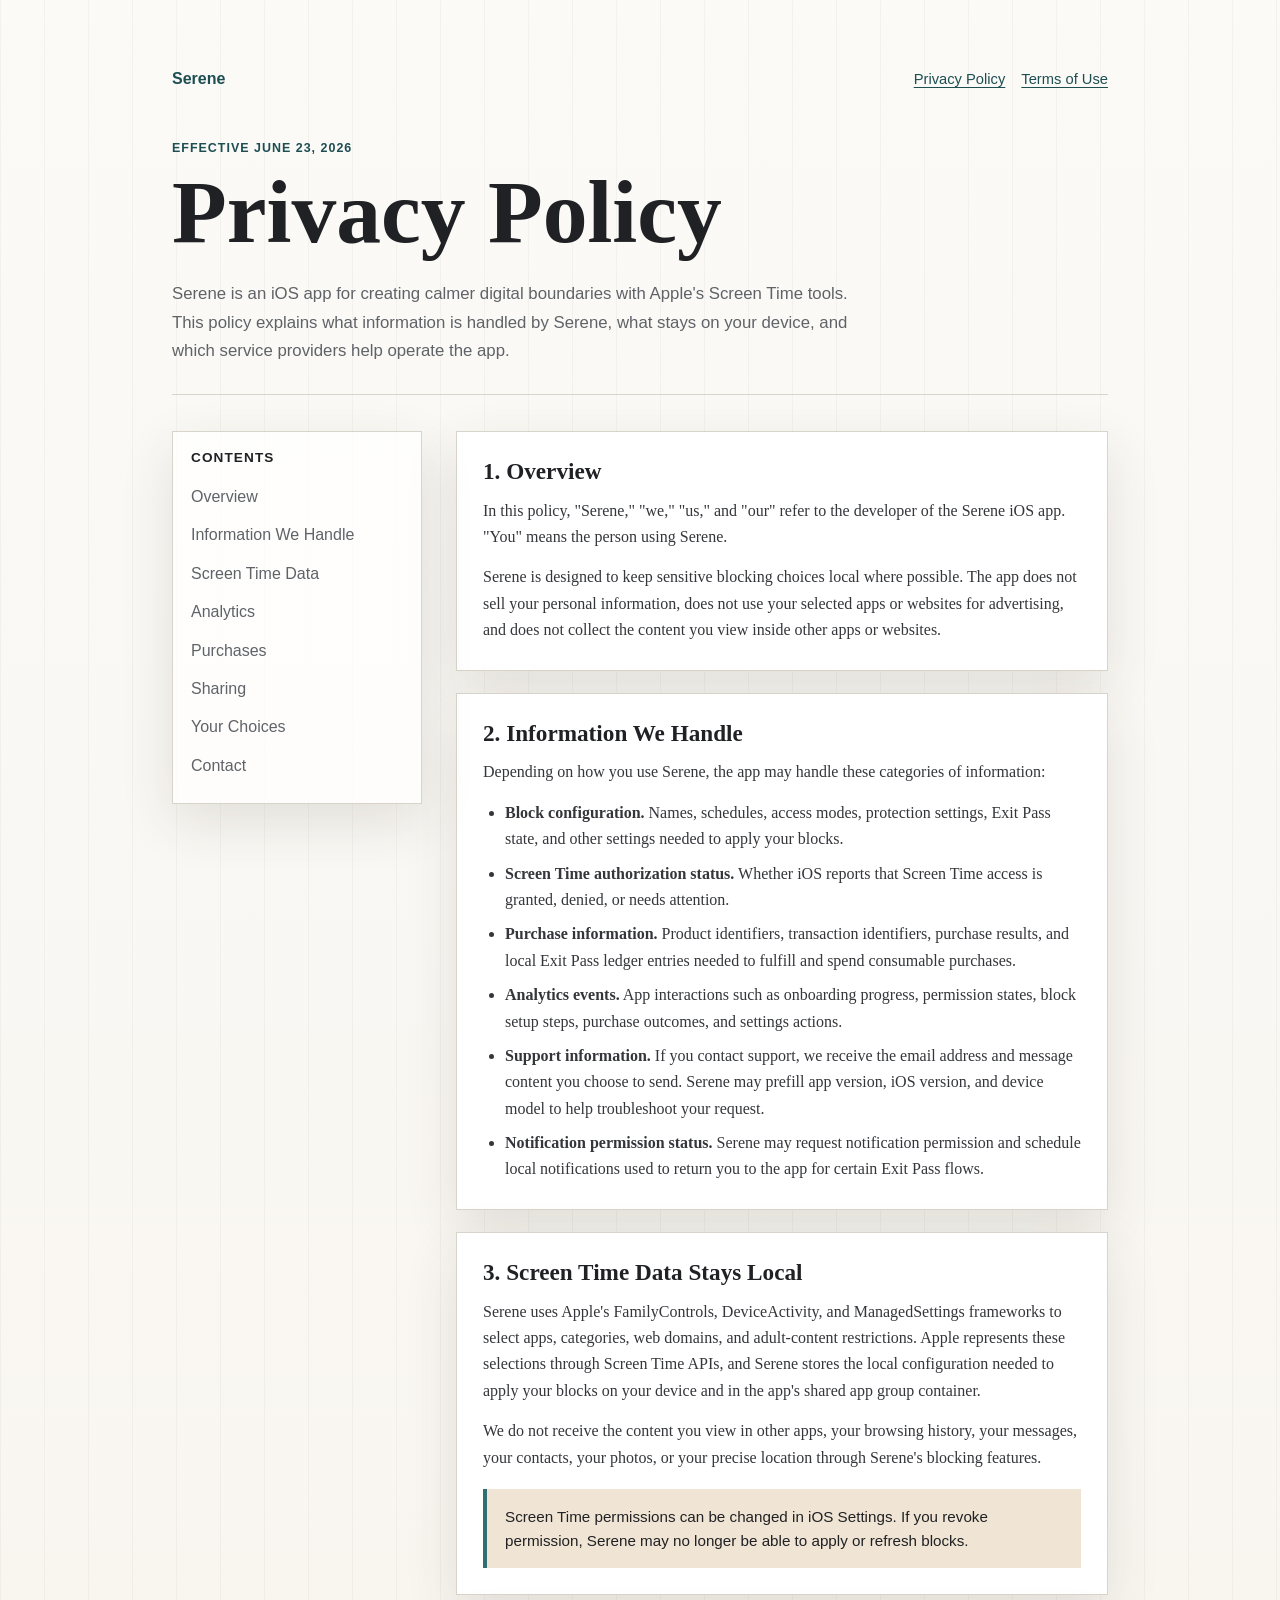
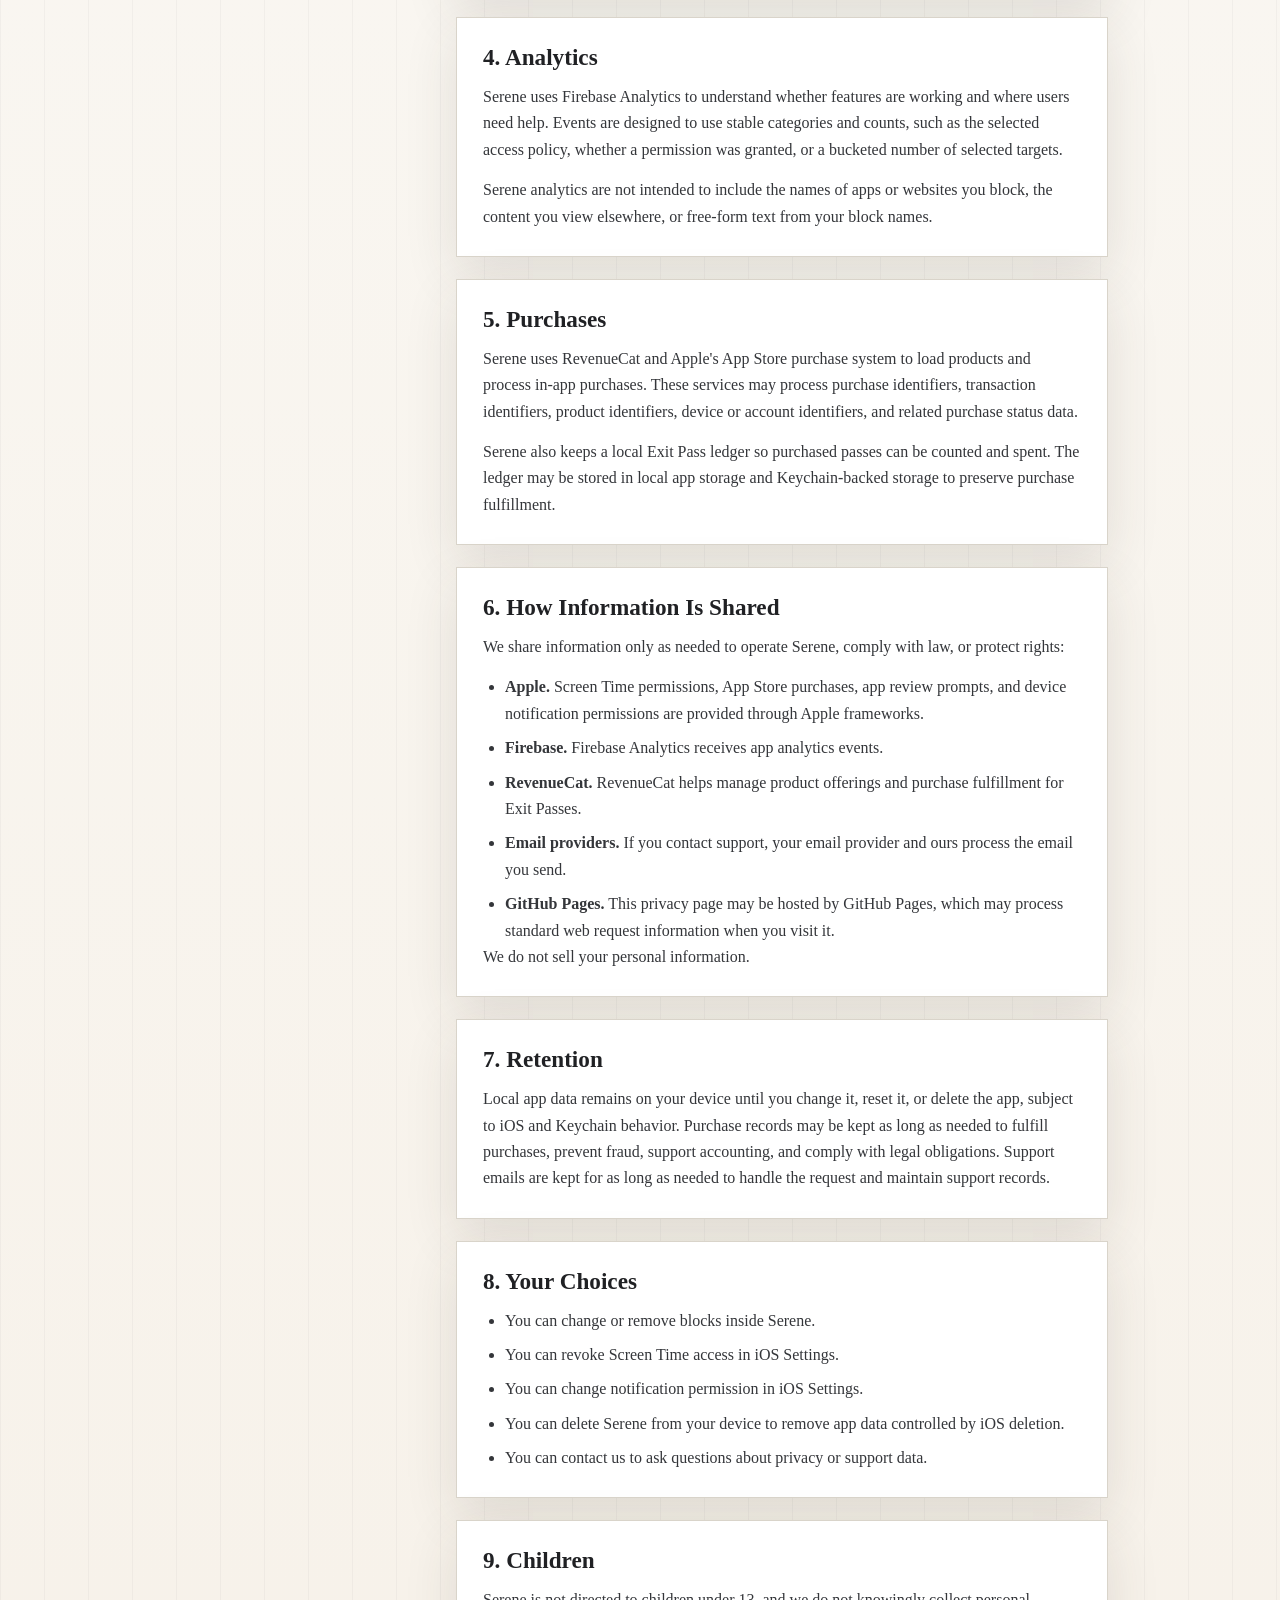
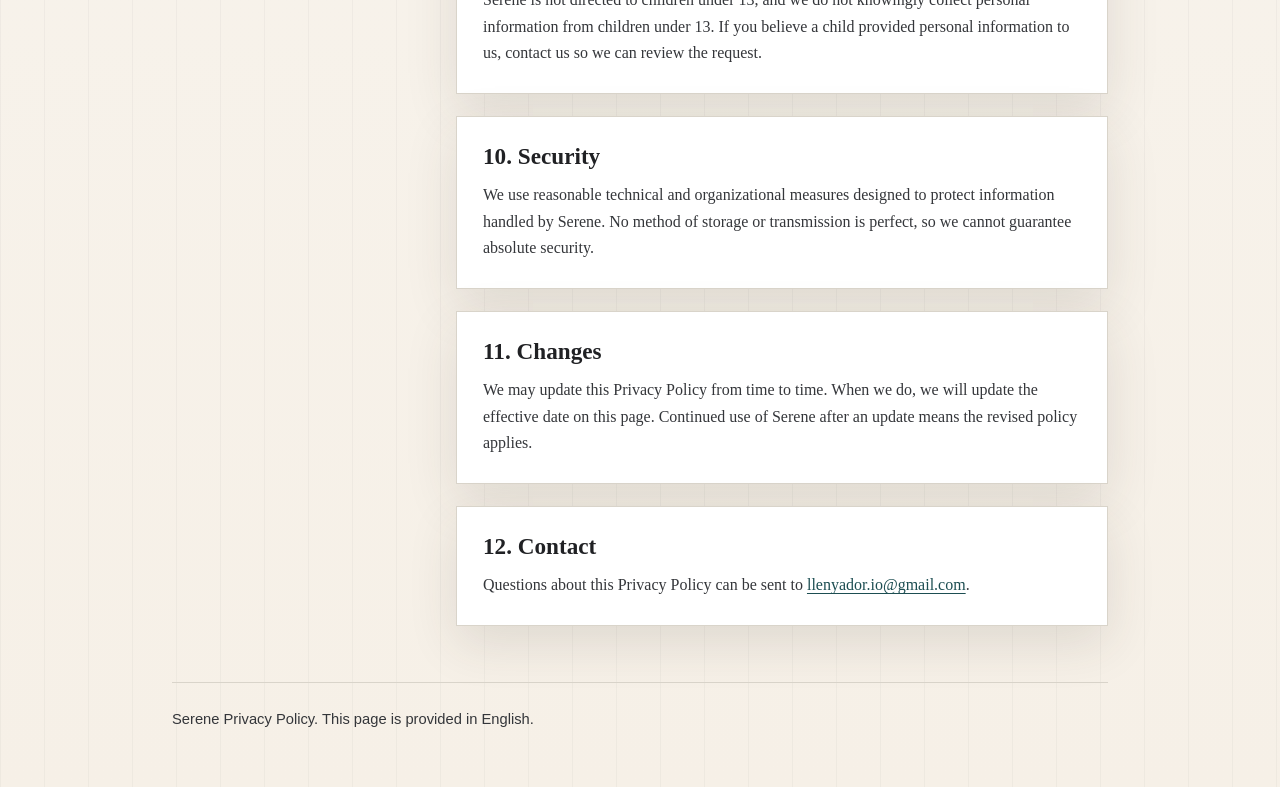
<file: serene/privacy.html>
<!doctype html>
<html lang="en">
<head>
  <meta charset="utf-8">
  <meta name="viewport" content="width=device-width, initial-scale=1">
  <title>Serene Privacy Policy</title>
  <meta name="description" content="Privacy Policy for the Serene iOS app.">
  <style>
    :root {
      color-scheme: light;
      --ink: #202124;
      --muted: #5f6368;
      --paper: #fbfaf7;
      --panel: #ffffff;
      --line: #d9d4ca;
      --accent: #2f6f73;
      --accent-dark: #1d4e52;
      --warm: #f0e5d4;
      --shadow: 0 18px 50px rgba(55, 48, 39, 0.12);
    }

    * {
      box-sizing: border-box;
    }

    html {
      scroll-behavior: smooth;
    }

    body {
      margin: 0;
      background:
        linear-gradient(90deg, rgba(32, 33, 36, 0.035) 1px, transparent 1px) 0 0 / 44px 44px,
        linear-gradient(180deg, #fbfaf7 0%, #f6f0e7 100%);
      color: var(--ink);
      font-family: ui-serif, Georgia, Cambria, "Times New Roman", Times, serif;
      line-height: 1.65;
    }

    a {
      color: var(--accent-dark);
      text-decoration-thickness: 0.08em;
      text-underline-offset: 0.18em;
    }

    a:focus-visible {
      outline: 3px solid rgba(47, 111, 115, 0.35);
      outline-offset: 3px;
      border-radius: 3px;
    }

    .shell {
      width: min(100%, 980px);
      margin: 0 auto;
      padding: 28px 22px 56px;
    }

    header {
      border-bottom: 1px solid var(--line);
      padding: 38px 0 28px;
    }

    nav {
      display: flex;
      align-items: center;
      justify-content: space-between;
      gap: 18px;
      margin-bottom: 46px;
      font-family: ui-sans-serif, -apple-system, BlinkMacSystemFont, "Segoe UI", sans-serif;
      font-size: 0.92rem;
      letter-spacing: 0;
    }

    nav strong {
      font-size: 1rem;
      color: var(--accent-dark);
    }

    nav div {
      display: flex;
      flex-wrap: wrap;
      gap: 16px;
      justify-content: flex-end;
    }

    .eyebrow {
      margin: 0 0 10px;
      color: var(--accent-dark);
      font-family: ui-sans-serif, -apple-system, BlinkMacSystemFont, "Segoe UI", sans-serif;
      font-size: 0.78rem;
      font-weight: 700;
      letter-spacing: 0.08em;
      text-transform: uppercase;
    }

    h1 {
      max-width: 760px;
      margin: 0;
      font-size: clamp(2.5rem, 7vw, 5.8rem);
      line-height: 0.95;
      letter-spacing: 0;
    }

    .lede {
      max-width: 700px;
      margin: 26px 0 0;
      color: var(--muted);
      font-family: ui-sans-serif, -apple-system, BlinkMacSystemFont, "Segoe UI", sans-serif;
      font-size: 1.05rem;
      line-height: 1.7;
    }

    main {
      display: grid;
      grid-template-columns: 250px minmax(0, 1fr);
      gap: 34px;
      padding-top: 36px;
    }

    .toc {
      align-self: start;
      position: sticky;
      top: 20px;
      padding: 18px;
      background: rgba(255, 255, 255, 0.72);
      border: 1px solid var(--line);
      box-shadow: var(--shadow);
      font-family: ui-sans-serif, -apple-system, BlinkMacSystemFont, "Segoe UI", sans-serif;
    }

    .toc h2 {
      margin: 0 0 12px;
      font-size: 0.85rem;
      letter-spacing: 0.08em;
      text-transform: uppercase;
    }

    .toc a {
      display: block;
      padding: 6px 0;
      color: var(--muted);
      text-decoration: none;
    }

    .toc a:hover {
      color: var(--accent-dark);
    }

    .content {
      min-width: 0;
    }

    section {
      margin: 0 0 22px;
      padding: 26px;
      background: var(--panel);
      border: 1px solid var(--line);
      box-shadow: var(--shadow);
    }

    h2 {
      margin: 0 0 12px;
      font-size: 1.45rem;
      line-height: 1.2;
      letter-spacing: 0;
    }

    p,
    li {
      color: #34363a;
    }

    p {
      margin: 0 0 14px;
    }

    p:last-child {
      margin-bottom: 0;
    }

    ul {
      margin: 10px 0 0;
      padding-left: 22px;
    }

    li + li {
      margin-top: 8px;
    }

    .note {
      margin-top: 18px;
      padding: 16px 18px;
      background: var(--warm);
      border-left: 4px solid var(--accent);
      font-family: ui-sans-serif, -apple-system, BlinkMacSystemFont, "Segoe UI", sans-serif;
      font-size: 0.95rem;
      line-height: 1.55;
    }

    footer {
      margin-top: 34px;
      padding-top: 24px;
      border-top: 1px solid var(--line);
      color: var(--muted);
      font-family: ui-sans-serif, -apple-system, BlinkMacSystemFont, "Segoe UI", sans-serif;
      font-size: 0.92rem;
    }

    @media (max-width: 780px) {
      .shell {
        padding: 22px 16px 42px;
      }

      nav {
        align-items: flex-start;
        flex-direction: column;
        margin-bottom: 36px;
      }

      nav div {
        justify-content: flex-start;
      }

      main {
        display: block;
      }

      .toc {
        position: static;
        margin-bottom: 22px;
      }

      section {
        padding: 22px 18px;
      }
    }

    @media print {
      body {
        background: #fff;
      }

      nav,
      .toc {
        display: none;
      }

      .shell {
        width: auto;
        padding: 0;
      }

      header,
      section,
      footer {
        box-shadow: none;
        border-color: #bbb;
      }
    }
  </style>
</head>
<body>
  <div class="shell">
    <header>
      <nav aria-label="Legal pages">
        <strong>Serene</strong>
        <div>
          <a href="privacy.html" aria-current="page">Privacy Policy</a>
          <a href="temrs.html">Terms of Use</a>
        </div>
      </nav>
      <p class="eyebrow">Effective June 23, 2026</p>
      <h1>Privacy Policy</h1>
      <p class="lede">
        Serene is an iOS app for creating calmer digital boundaries with Apple's Screen Time tools.
        This policy explains what information is handled by Serene, what stays on your device, and
        which service providers help operate the app.
      </p>
    </header>

    <main>
      <aside class="toc" aria-label="Table of contents">
        <h2>Contents</h2>
        <a href="#overview">Overview</a>
        <a href="#information">Information We Handle</a>
        <a href="#screen-time">Screen Time Data</a>
        <a href="#analytics">Analytics</a>
        <a href="#purchases">Purchases</a>
        <a href="#sharing">Sharing</a>
        <a href="#choices">Your Choices</a>
        <a href="#contact">Contact</a>
      </aside>

      <div class="content">
        <section id="overview">
          <h2>1. Overview</h2>
          <p>
            In this policy, "Serene," "we," "us," and "our" refer to the developer of the Serene
            iOS app. "You" means the person using Serene.
          </p>
          <p>
            Serene is designed to keep sensitive blocking choices local where possible. The app does
            not sell your personal information, does not use your selected apps or websites for
            advertising, and does not collect the content you view inside other apps or websites.
          </p>
        </section>

        <section id="information">
          <h2>2. Information We Handle</h2>
          <p>Depending on how you use Serene, the app may handle these categories of information:</p>
          <ul>
            <li>
              <strong>Block configuration.</strong> Names, schedules, access modes, protection
              settings, Exit Pass state, and other settings needed to apply your blocks.
            </li>
            <li>
              <strong>Screen Time authorization status.</strong> Whether iOS reports that Screen Time
              access is granted, denied, or needs attention.
            </li>
            <li>
              <strong>Purchase information.</strong> Product identifiers, transaction identifiers,
              purchase results, and local Exit Pass ledger entries needed to fulfill and spend
              consumable purchases.
            </li>
            <li>
              <strong>Analytics events.</strong> App interactions such as onboarding progress,
              permission states, block setup steps, purchase outcomes, and settings actions.
            </li>
            <li>
              <strong>Support information.</strong> If you contact support, we receive the email
              address and message content you choose to send. Serene may prefill app version, iOS
              version, and device model to help troubleshoot your request.
            </li>
            <li>
              <strong>Notification permission status.</strong> Serene may request notification
              permission and schedule local notifications used to return you to the app for certain
              Exit Pass flows.
            </li>
          </ul>
        </section>

        <section id="screen-time">
          <h2>3. Screen Time Data Stays Local</h2>
          <p>
            Serene uses Apple's FamilyControls, DeviceActivity, and ManagedSettings frameworks to
            select apps, categories, web domains, and adult-content restrictions. Apple represents
            these selections through Screen Time APIs, and Serene stores the local configuration
            needed to apply your blocks on your device and in the app's shared app group container.
          </p>
          <p>
            We do not receive the content you view in other apps, your browsing history, your messages,
            your contacts, your photos, or your precise location through Serene's blocking features.
          </p>
          <div class="note">
            Screen Time permissions can be changed in iOS Settings. If you revoke permission, Serene
            may no longer be able to apply or refresh blocks.
          </div>
        </section>

        <section id="analytics">
          <h2>4. Analytics</h2>
          <p>
            Serene uses Firebase Analytics to understand whether features are working and where users
            need help. Events are designed to use stable categories and counts, such as the selected
            access policy, whether a permission was granted, or a bucketed number of selected targets.
          </p>
          <p>
            Serene analytics are not intended to include the names of apps or websites you block, the
            content you view elsewhere, or free-form text from your block names.
          </p>
        </section>

        <section id="purchases">
          <h2>5. Purchases</h2>
          <p>
            Serene uses RevenueCat and Apple's App Store purchase system to load products and process
            in-app purchases. These services may process purchase identifiers, transaction identifiers,
            product identifiers, device or account identifiers, and related purchase status data.
          </p>
          <p>
            Serene also keeps a local Exit Pass ledger so purchased passes can be counted and spent.
            The ledger may be stored in local app storage and Keychain-backed storage to preserve
            purchase fulfillment.
          </p>
        </section>

        <section id="sharing">
          <h2>6. How Information Is Shared</h2>
          <p>We share information only as needed to operate Serene, comply with law, or protect rights:</p>
          <ul>
            <li>
              <strong>Apple.</strong> Screen Time permissions, App Store purchases, app review prompts,
              and device notification permissions are provided through Apple frameworks.
            </li>
            <li>
              <strong>Firebase.</strong> Firebase Analytics receives app analytics events.
            </li>
            <li>
              <strong>RevenueCat.</strong> RevenueCat helps manage product offerings and purchase
              fulfillment for Exit Passes.
            </li>
            <li>
              <strong>Email providers.</strong> If you contact support, your email provider and ours
              process the email you send.
            </li>
            <li>
              <strong>GitHub Pages.</strong> This privacy page may be hosted by GitHub Pages, which
              may process standard web request information when you visit it.
            </li>
          </ul>
          <p>We do not sell your personal information.</p>
        </section>

        <section id="retention">
          <h2>7. Retention</h2>
          <p>
            Local app data remains on your device until you change it, reset it, or delete the app,
            subject to iOS and Keychain behavior. Purchase records may be kept as long as needed to
            fulfill purchases, prevent fraud, support accounting, and comply with legal obligations.
            Support emails are kept for as long as needed to handle the request and maintain support
            records.
          </p>
        </section>

        <section id="choices">
          <h2>8. Your Choices</h2>
          <ul>
            <li>You can change or remove blocks inside Serene.</li>
            <li>You can revoke Screen Time access in iOS Settings.</li>
            <li>You can change notification permission in iOS Settings.</li>
            <li>You can delete Serene from your device to remove app data controlled by iOS deletion.</li>
            <li>You can contact us to ask questions about privacy or support data.</li>
          </ul>
        </section>

        <section id="children">
          <h2>9. Children</h2>
          <p>
            Serene is not directed to children under 13, and we do not knowingly collect personal
            information from children under 13. If you believe a child provided personal information
            to us, contact us so we can review the request.
          </p>
        </section>

        <section id="security">
          <h2>10. Security</h2>
          <p>
            We use reasonable technical and organizational measures designed to protect information
            handled by Serene. No method of storage or transmission is perfect, so we cannot guarantee
            absolute security.
          </p>
        </section>

        <section id="changes">
          <h2>11. Changes</h2>
          <p>
            We may update this Privacy Policy from time to time. When we do, we will update the
            effective date on this page. Continued use of Serene after an update means the revised
            policy applies.
          </p>
        </section>

        <section id="contact">
          <h2>12. Contact</h2>
          <p>
            Questions about this Privacy Policy can be sent to
            <a href="mailto:llenyador.io@gmail.com">llenyador.io@gmail.com</a>.
          </p>
        </section>
      </div>
    </main>

    <footer>
      <p>Serene Privacy Policy. This page is provided in English.</p>
    </footer>
  </div>
</body>
</html>
</file>
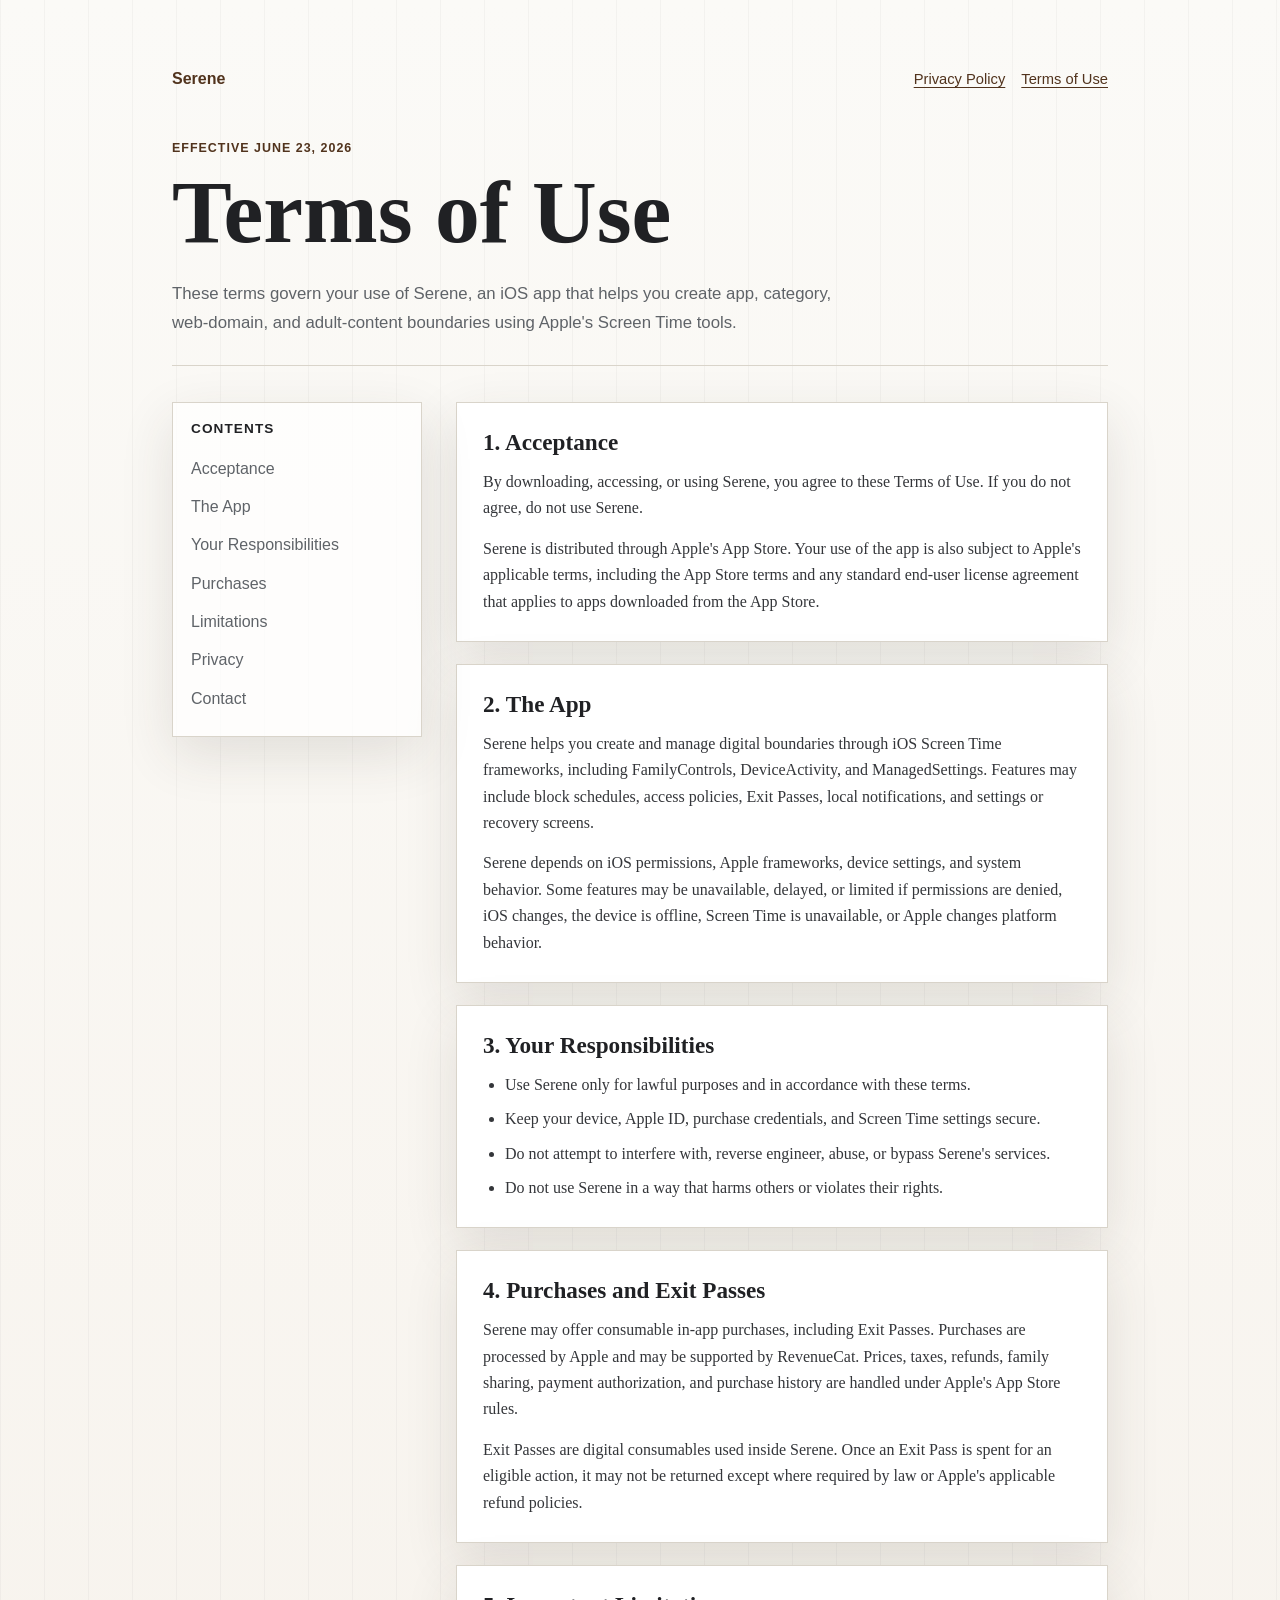
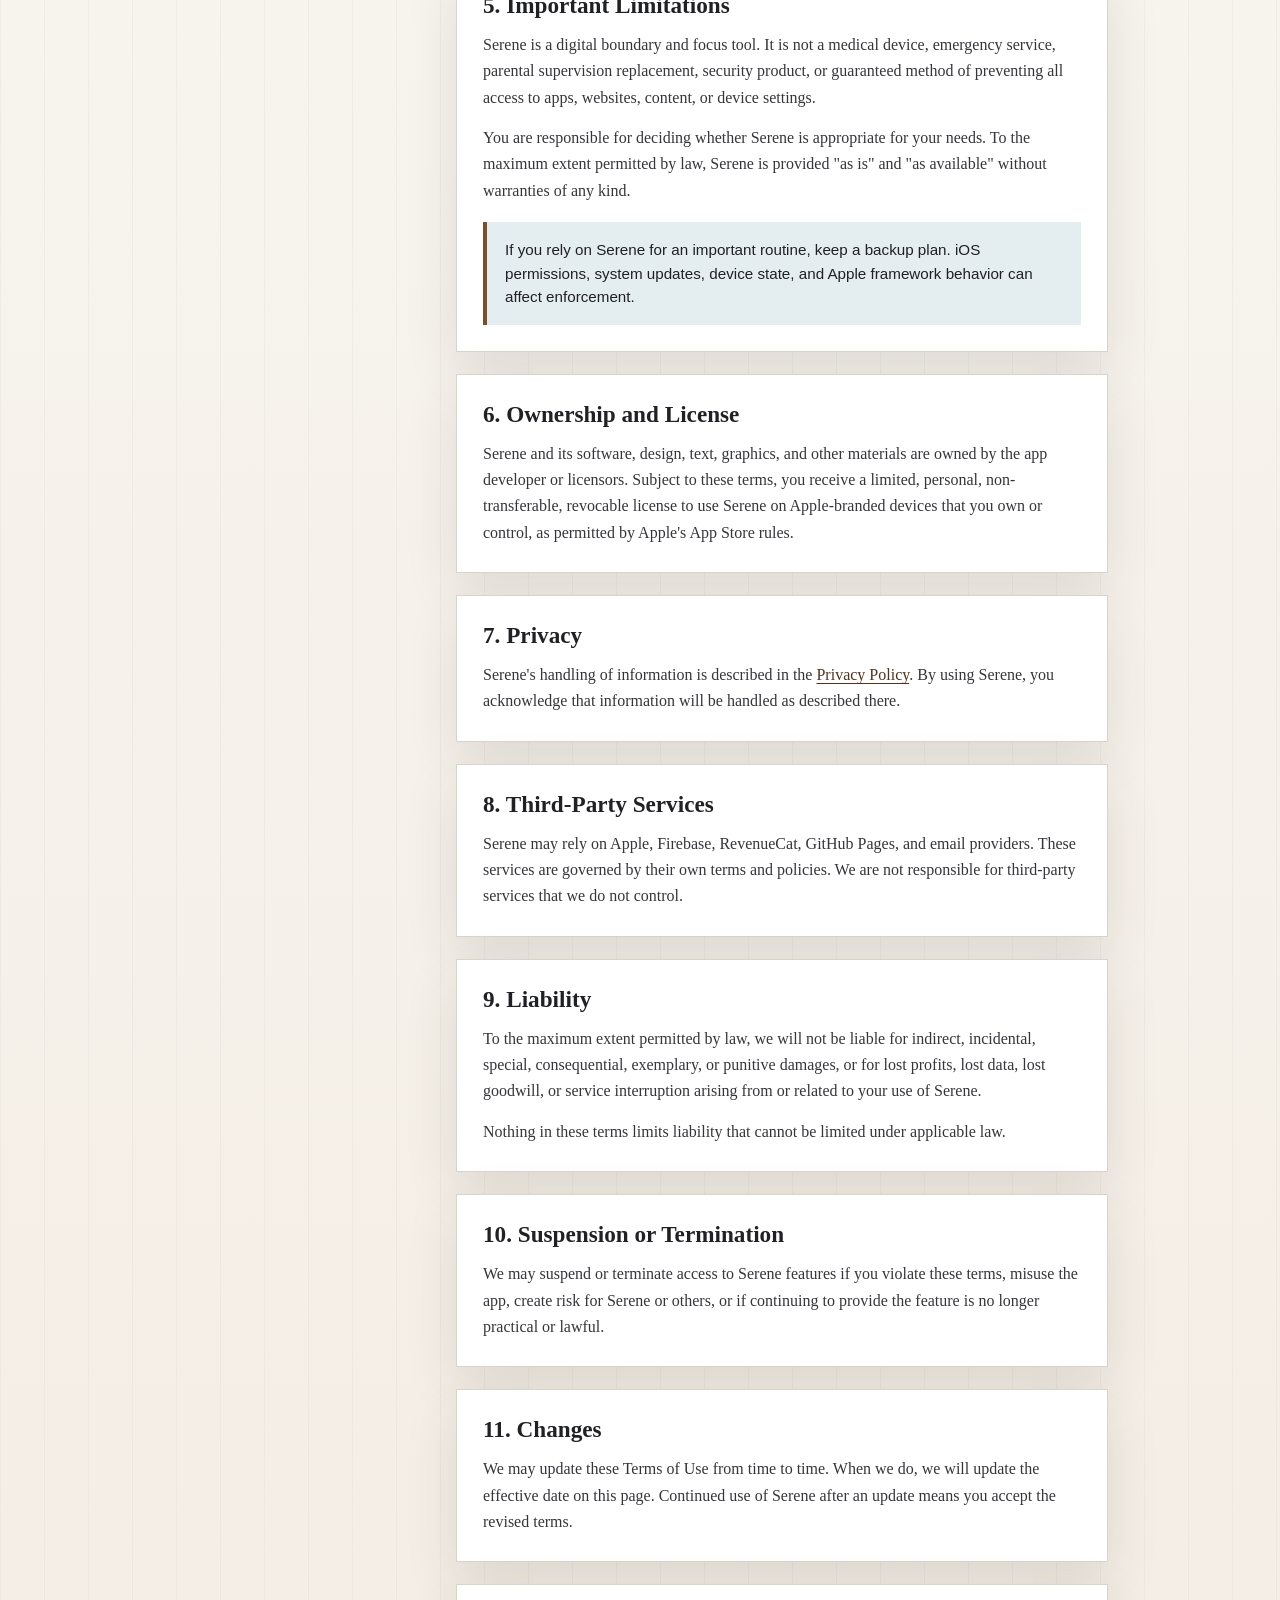
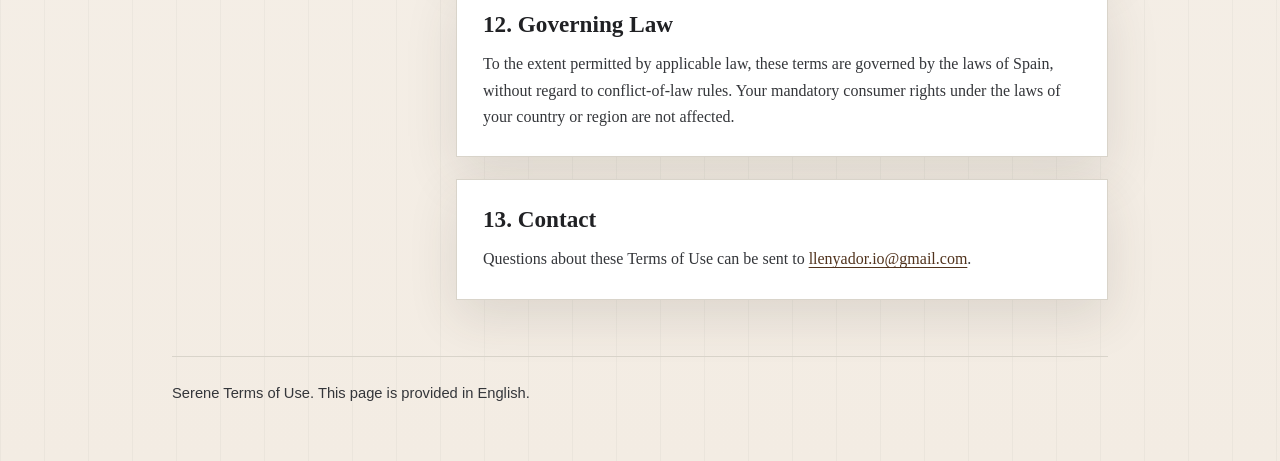
<file: serene/terms.html>
<!doctype html>
<html lang="en">
<head>
  <meta charset="utf-8">
  <meta name="viewport" content="width=device-width, initial-scale=1">
  <title>Serene Terms of Use</title>
  <meta name="description" content="Terms of Use for the Serene iOS app.">
  <style>
    :root {
      color-scheme: light;
      --ink: #202124;
      --muted: #5f6368;
      --paper: #fbfaf7;
      --panel: #ffffff;
      --line: #d9d4ca;
      --accent: #7a4f2b;
      --accent-dark: #51331d;
      --cool: #e4edf0;
      --shadow: 0 18px 50px rgba(55, 48, 39, 0.12);
    }

    * {
      box-sizing: border-box;
    }

    html {
      scroll-behavior: smooth;
    }

    body {
      margin: 0;
      background:
        linear-gradient(90deg, rgba(32, 33, 36, 0.035) 1px, transparent 1px) 0 0 / 44px 44px,
        linear-gradient(180deg, #fbfaf7 0%, #f3ece3 100%);
      color: var(--ink);
      font-family: ui-serif, Georgia, Cambria, "Times New Roman", Times, serif;
      line-height: 1.65;
    }

    a {
      color: var(--accent-dark);
      text-decoration-thickness: 0.08em;
      text-underline-offset: 0.18em;
    }

    a:focus-visible {
      outline: 3px solid rgba(122, 79, 43, 0.35);
      outline-offset: 3px;
      border-radius: 3px;
    }

    .shell {
      width: min(100%, 980px);
      margin: 0 auto;
      padding: 28px 22px 56px;
    }

    header {
      border-bottom: 1px solid var(--line);
      padding: 38px 0 28px;
    }

    nav {
      display: flex;
      align-items: center;
      justify-content: space-between;
      gap: 18px;
      margin-bottom: 46px;
      font-family: ui-sans-serif, -apple-system, BlinkMacSystemFont, "Segoe UI", sans-serif;
      font-size: 0.92rem;
      letter-spacing: 0;
    }

    nav strong {
      font-size: 1rem;
      color: var(--accent-dark);
    }

    nav div {
      display: flex;
      flex-wrap: wrap;
      gap: 16px;
      justify-content: flex-end;
    }

    .eyebrow {
      margin: 0 0 10px;
      color: var(--accent-dark);
      font-family: ui-sans-serif, -apple-system, BlinkMacSystemFont, "Segoe UI", sans-serif;
      font-size: 0.78rem;
      font-weight: 700;
      letter-spacing: 0.08em;
      text-transform: uppercase;
    }

    h1 {
      max-width: 760px;
      margin: 0;
      font-size: clamp(2.5rem, 7vw, 5.8rem);
      line-height: 0.95;
      letter-spacing: 0;
    }

    .lede {
      max-width: 700px;
      margin: 26px 0 0;
      color: var(--muted);
      font-family: ui-sans-serif, -apple-system, BlinkMacSystemFont, "Segoe UI", sans-serif;
      font-size: 1.05rem;
      line-height: 1.7;
    }

    main {
      display: grid;
      grid-template-columns: 250px minmax(0, 1fr);
      gap: 34px;
      padding-top: 36px;
    }

    .toc {
      align-self: start;
      position: sticky;
      top: 20px;
      padding: 18px;
      background: rgba(255, 255, 255, 0.72);
      border: 1px solid var(--line);
      box-shadow: var(--shadow);
      font-family: ui-sans-serif, -apple-system, BlinkMacSystemFont, "Segoe UI", sans-serif;
    }

    .toc h2 {
      margin: 0 0 12px;
      font-size: 0.85rem;
      letter-spacing: 0.08em;
      text-transform: uppercase;
    }

    .toc a {
      display: block;
      padding: 6px 0;
      color: var(--muted);
      text-decoration: none;
    }

    .toc a:hover {
      color: var(--accent-dark);
    }

    .content {
      min-width: 0;
    }

    section {
      margin: 0 0 22px;
      padding: 26px;
      background: var(--panel);
      border: 1px solid var(--line);
      box-shadow: var(--shadow);
    }

    h2 {
      margin: 0 0 12px;
      font-size: 1.45rem;
      line-height: 1.2;
      letter-spacing: 0;
    }

    p,
    li {
      color: #34363a;
    }

    p {
      margin: 0 0 14px;
    }

    p:last-child {
      margin-bottom: 0;
    }

    ul {
      margin: 10px 0 0;
      padding-left: 22px;
    }

    li + li {
      margin-top: 8px;
    }

    .note {
      margin-top: 18px;
      padding: 16px 18px;
      background: var(--cool);
      border-left: 4px solid var(--accent);
      font-family: ui-sans-serif, -apple-system, BlinkMacSystemFont, "Segoe UI", sans-serif;
      font-size: 0.95rem;
      line-height: 1.55;
    }

    footer {
      margin-top: 34px;
      padding-top: 24px;
      border-top: 1px solid var(--line);
      color: var(--muted);
      font-family: ui-sans-serif, -apple-system, BlinkMacSystemFont, "Segoe UI", sans-serif;
      font-size: 0.92rem;
    }

    @media (max-width: 780px) {
      .shell {
        padding: 22px 16px 42px;
      }

      nav {
        align-items: flex-start;
        flex-direction: column;
        margin-bottom: 36px;
      }

      nav div {
        justify-content: flex-start;
      }

      main {
        display: block;
      }

      .toc {
        position: static;
        margin-bottom: 22px;
      }

      section {
        padding: 22px 18px;
      }
    }

    @media print {
      body {
        background: #fff;
      }

      nav,
      .toc {
        display: none;
      }

      .shell {
        width: auto;
        padding: 0;
      }

      header,
      section,
      footer {
        box-shadow: none;
        border-color: #bbb;
      }
    }
  </style>
</head>
<body>
  <div class="shell">
    <header>
      <nav aria-label="Legal pages">
        <strong>Serene</strong>
        <div>
          <a href="privacy.html">Privacy Policy</a>
          <a href="temrs.html" aria-current="page">Terms of Use</a>
        </div>
      </nav>
      <p class="eyebrow">Effective June 23, 2026</p>
      <h1>Terms of Use</h1>
      <p class="lede">
        These terms govern your use of Serene, an iOS app that helps you create
        app, category, web-domain, and adult-content boundaries using Apple's Screen Time tools.
      </p>
    </header>

    <main>
      <aside class="toc" aria-label="Table of contents">
        <h2>Contents</h2>
        <a href="#acceptance">Acceptance</a>
        <a href="#app">The App</a>
        <a href="#responsibilities">Your Responsibilities</a>
        <a href="#purchases">Purchases</a>
        <a href="#limitations">Limitations</a>
        <a href="#privacy">Privacy</a>
        <a href="#contact">Contact</a>
      </aside>

      <div class="content">
        <section id="acceptance">
          <h2>1. Acceptance</h2>
          <p>
            By downloading, accessing, or using Serene, you agree to these Terms of Use. If you do
            not agree, do not use Serene.
          </p>
          <p>
            Serene is distributed through Apple's App Store. Your use of the app is also subject to
            Apple's applicable terms, including the App Store terms and any standard end-user license
            agreement that applies to apps downloaded from the App Store.
          </p>
        </section>

        <section id="app">
          <h2>2. The App</h2>
          <p>
            Serene helps you create and manage digital boundaries through iOS Screen Time frameworks,
            including FamilyControls, DeviceActivity, and ManagedSettings. Features may include block
            schedules, access policies, Exit Passes, local notifications, and settings or recovery
            screens.
          </p>
          <p>
            Serene depends on iOS permissions, Apple frameworks, device settings, and system behavior.
            Some features may be unavailable, delayed, or limited if permissions are denied, iOS changes,
            the device is offline, Screen Time is unavailable, or Apple changes platform behavior.
          </p>
        </section>

        <section id="responsibilities">
          <h2>3. Your Responsibilities</h2>
          <ul>
            <li>Use Serene only for lawful purposes and in accordance with these terms.</li>
            <li>Keep your device, Apple ID, purchase credentials, and Screen Time settings secure.</li>
            <li>Do not attempt to interfere with, reverse engineer, abuse, or bypass Serene's services.</li>
            <li>Do not use Serene in a way that harms others or violates their rights.</li>
          </ul>
        </section>

        <section id="purchases">
          <h2>4. Purchases and Exit Passes</h2>
          <p>
            Serene may offer consumable in-app purchases, including Exit Passes. Purchases are processed
            by Apple and may be supported by RevenueCat. Prices, taxes, refunds, family sharing, payment
            authorization, and purchase history are handled under Apple's App Store rules.
          </p>
          <p>
            Exit Passes are digital consumables used inside Serene. Once an Exit Pass is spent for an
            eligible action, it may not be returned except where required by law or Apple's applicable
            refund policies.
          </p>
        </section>

        <section id="limitations">
          <h2>5. Important Limitations</h2>
          <p>
            Serene is a digital boundary and focus tool. It is not a medical device, emergency service,
            parental supervision replacement, security product, or guaranteed method of preventing all
            access to apps, websites, content, or device settings.
          </p>
          <p>
            You are responsible for deciding whether Serene is appropriate for your needs. To the maximum
            extent permitted by law, Serene is provided "as is" and "as available" without warranties of
            any kind.
          </p>
          <div class="note">
            If you rely on Serene for an important routine, keep a backup plan. iOS permissions, system
            updates, device state, and Apple framework behavior can affect enforcement.
          </div>
        </section>

        <section id="ownership">
          <h2>6. Ownership and License</h2>
          <p>
            Serene and its software, design, text, graphics, and other materials are owned by the app
            developer or licensors. Subject to these terms, you receive a limited, personal,
            non-transferable, revocable license to use Serene on Apple-branded devices that you own or
            control, as permitted by Apple's App Store rules.
          </p>
        </section>

        <section id="privacy">
          <h2>7. Privacy</h2>
          <p>
            Serene's handling of information is described in the
            <a href="privacy.html">Privacy Policy</a>. By using Serene, you acknowledge that information
            will be handled as described there.
          </p>
        </section>

        <section id="third-party">
          <h2>8. Third-Party Services</h2>
          <p>
            Serene may rely on Apple, Firebase, RevenueCat, GitHub Pages, and email providers. These
            services are governed by their own terms and policies. We are not responsible for third-party
            services that we do not control.
          </p>
        </section>

        <section id="liability">
          <h2>9. Liability</h2>
          <p>
            To the maximum extent permitted by law, we will not be liable for indirect, incidental,
            special, consequential, exemplary, or punitive damages, or for lost profits, lost data,
            lost goodwill, or service interruption arising from or related to your use of Serene.
          </p>
          <p>
            Nothing in these terms limits liability that cannot be limited under applicable law.
          </p>
        </section>

        <section id="termination">
          <h2>10. Suspension or Termination</h2>
          <p>
            We may suspend or terminate access to Serene features if you violate these terms, misuse the
            app, create risk for Serene or others, or if continuing to provide the feature is no longer
            practical or lawful.
          </p>
        </section>

        <section id="changes">
          <h2>11. Changes</h2>
          <p>
            We may update these Terms of Use from time to time. When we do, we will update the effective
            date on this page. Continued use of Serene after an update means you accept the revised terms.
          </p>
        </section>

        <section id="law">
          <h2>12. Governing Law</h2>
          <p>
            To the extent permitted by applicable law, these terms are governed by the laws of Spain,
            without regard to conflict-of-law rules. Your mandatory consumer rights under the laws of
            your country or region are not affected.
          </p>
        </section>

        <section id="contact">
          <h2>13. Contact</h2>
          <p>
            Questions about these Terms of Use can be sent to
            <a href="mailto:llenyador.io@gmail.com">llenyador.io@gmail.com</a>.
          </p>
        </section>
      </div>
    </main>

    <footer>
      <p>Serene Terms of Use. This page is provided in English.</p>
    </footer>
  </div>
</body>
</html>
</file>
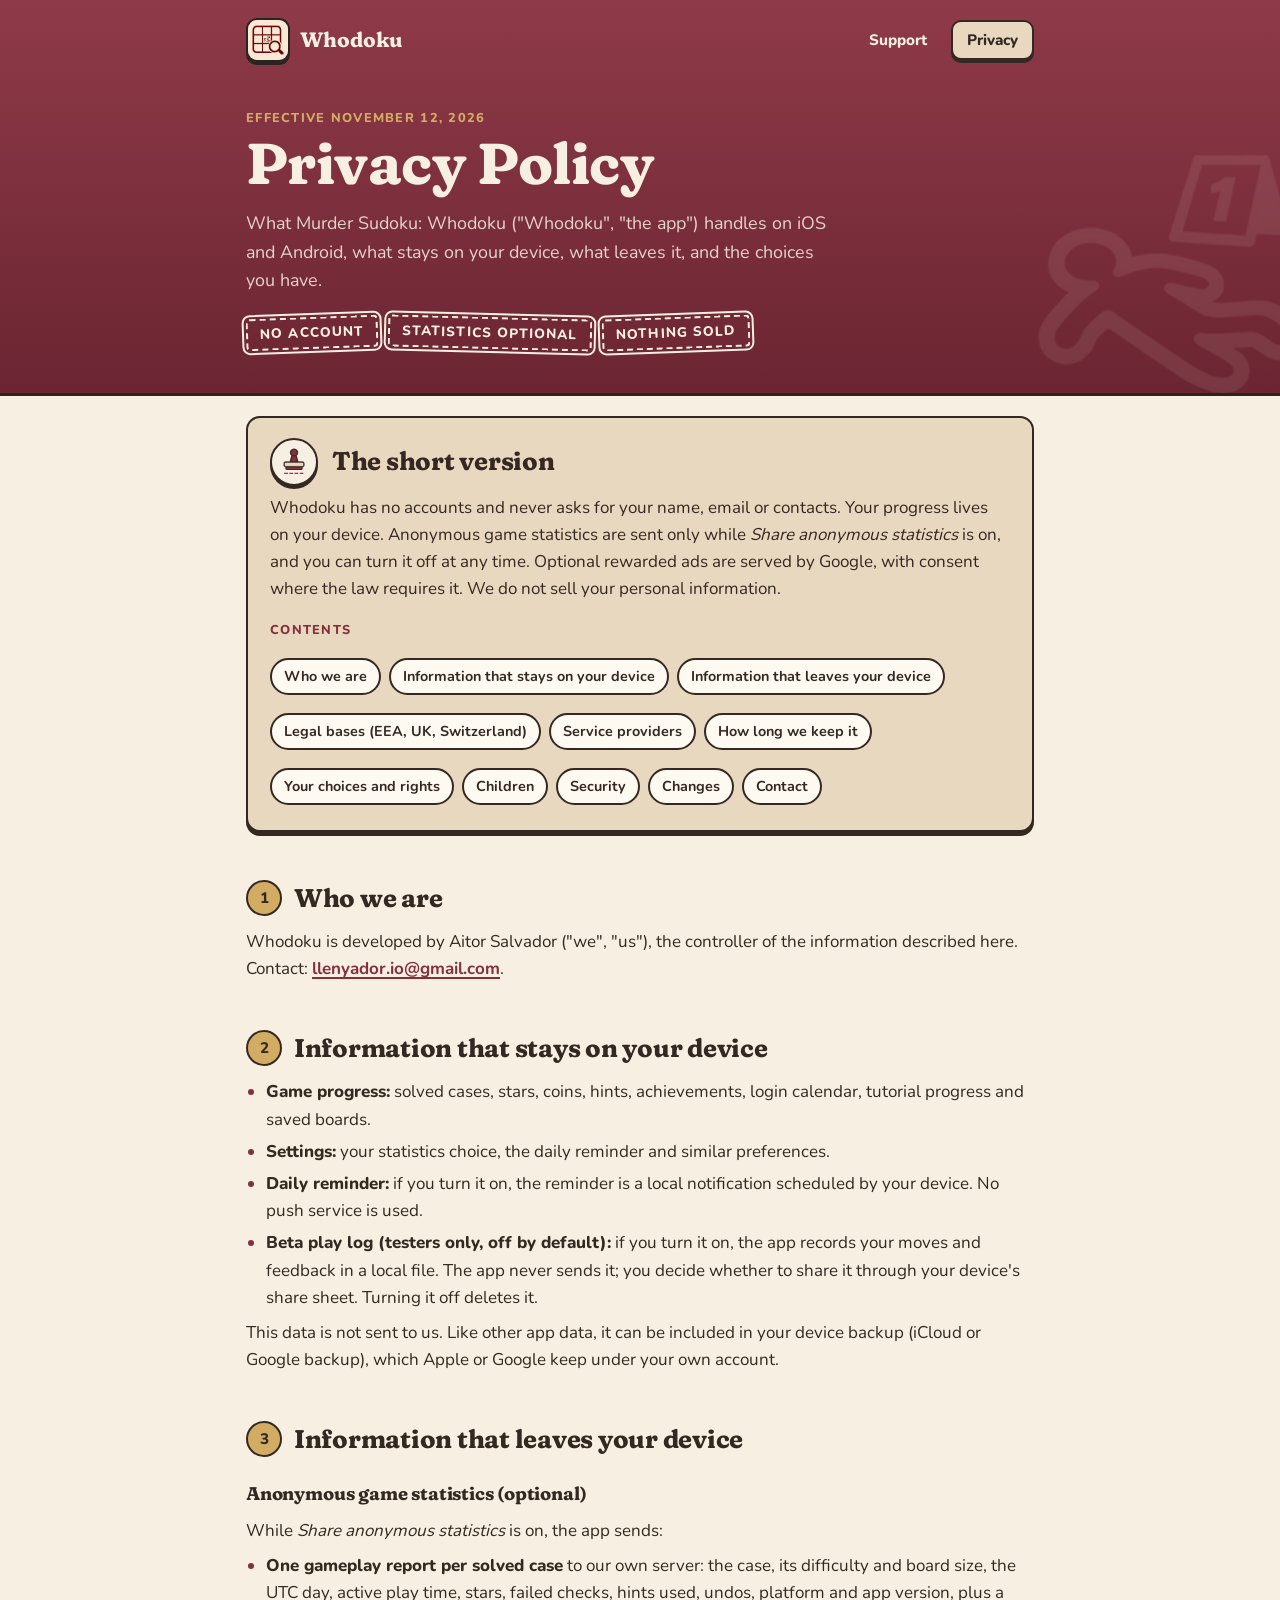
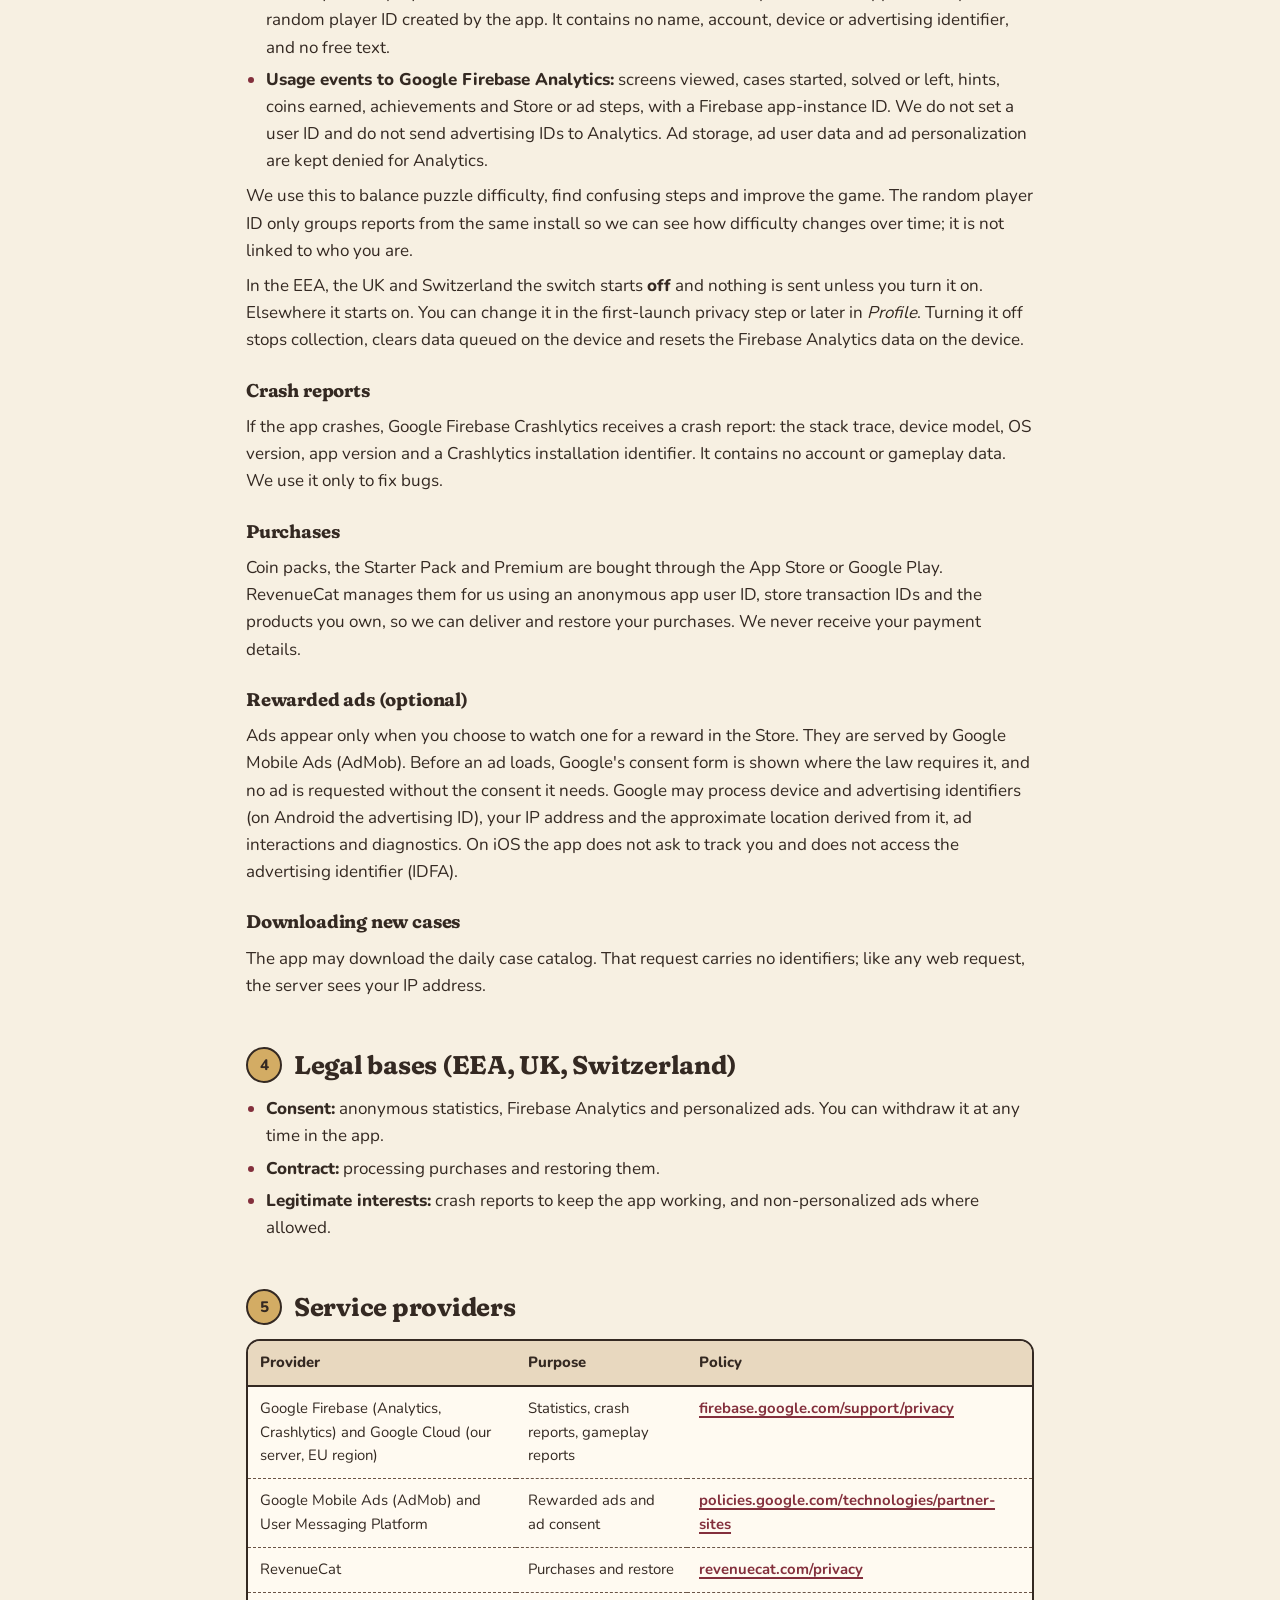
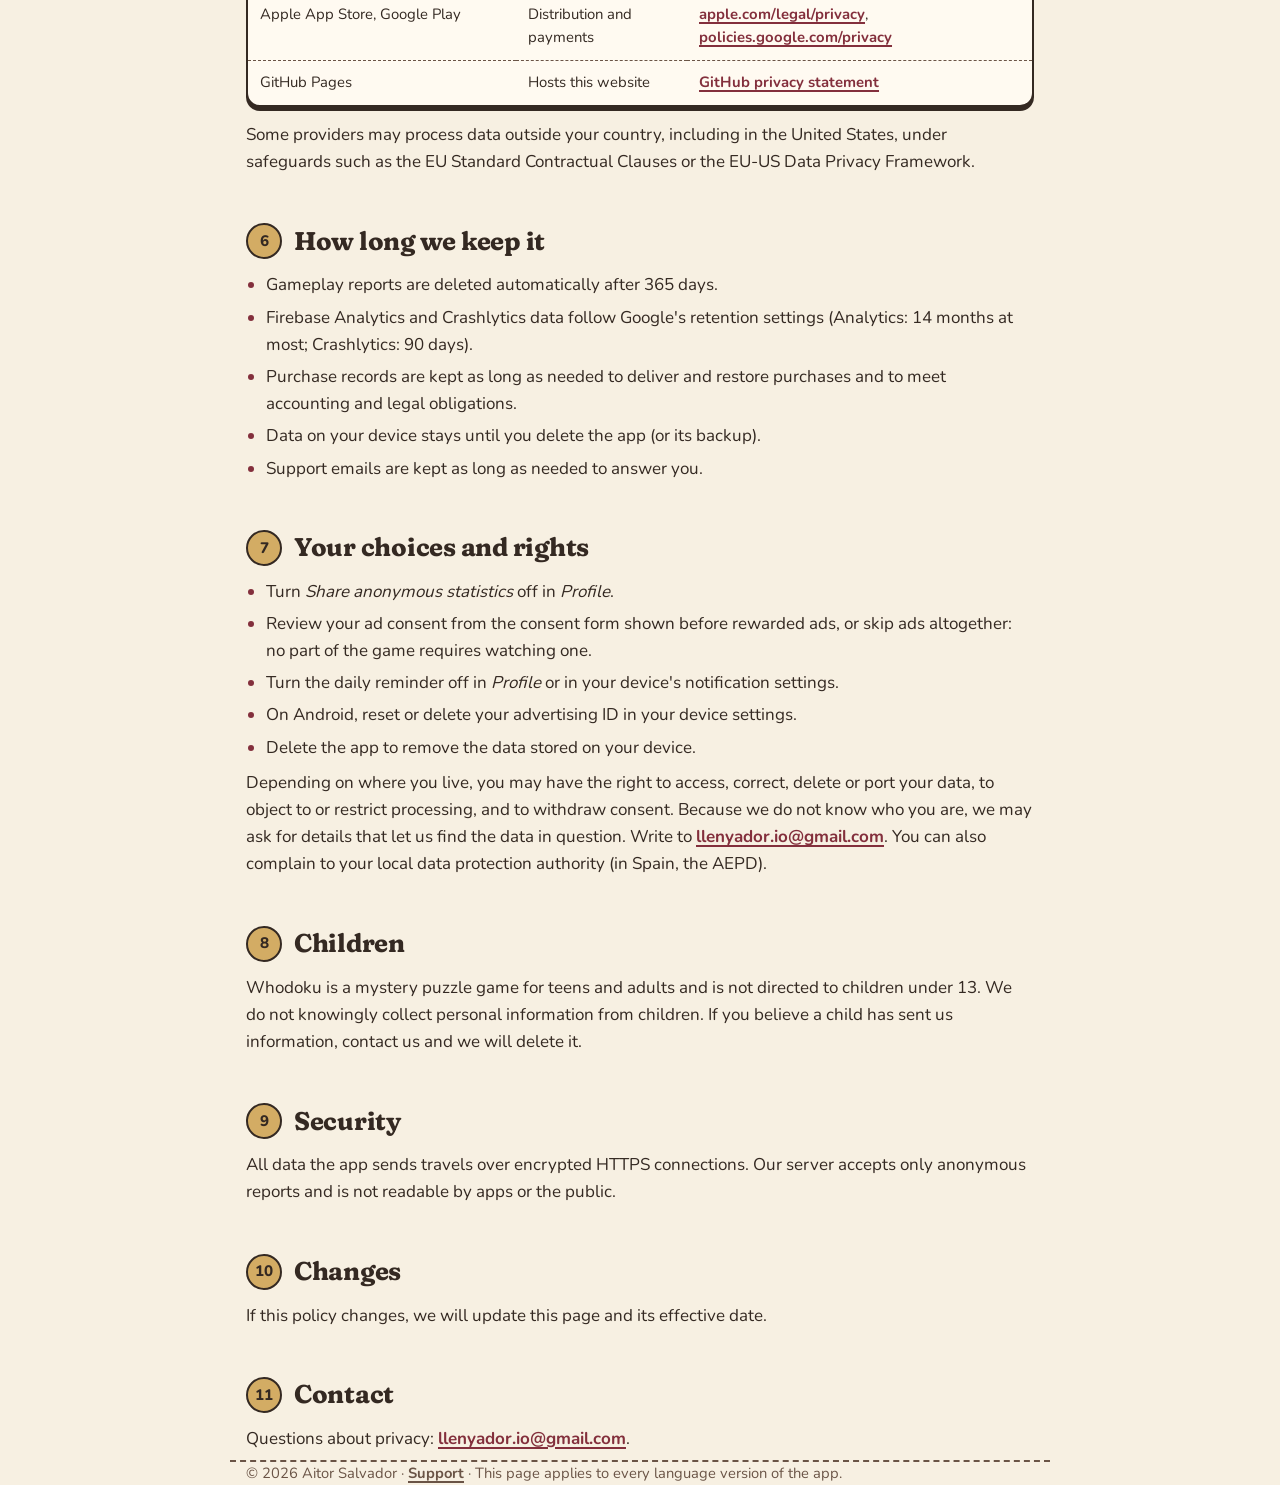
<file: whodoku/privacy.html>
<!doctype html>
<html lang="en">
<head>
  <meta charset="utf-8">
  <meta name="viewport" content="width=device-width, initial-scale=1">
  <title>Whodoku Privacy Policy</title>
  <meta name="description" content="Privacy Policy for Murder Sudoku: Whodoku on iOS and Android.">
  <meta name="theme-color" content="#8f3a48">
  <link rel="icon" href="icon.png">
  <link rel="apple-touch-icon" href="icon.png">
  <link rel="stylesheet" href="style.css?v=4">
</head>
<body>
  <div class="hero">
    <div class="wrap">
      <div class="topbar">
        <a class="brand" href="./"><img src="icon.png" alt="">Whodoku</a>
        <nav class="tabs" aria-label="Pages">
          <a class="tab" href="support.html">Support</a>
          <a class="tab" href="privacy.html" aria-current="page">Privacy</a>
        </nav>
      </div>
      <div class="hero-body">
        <p class="eyebrow">Effective November 12, 2026</p>
        <h1>Privacy Policy</h1>
        <p class="lede">What Murder Sudoku: Whodoku ("Whodoku", "the app") handles on iOS and Android, what stays on
        your device, what leaves it, and the choices you have.</p>
        <div class="stamps">
          <span class="stamp">No account</span>
          <span class="stamp">Statistics optional</span>
          <span class="stamp">Nothing sold</span>
        </div>
      </div>
    </div>
  </div>

  <main class="wrap">

      <div class="card">
        <div class="card-head">
          <span class="badge-icon"><img src="assets/ds_asset_stamp.png" alt=""></span>
          <h2>The short version</h2>
        </div>
        <p> Whodoku has no accounts and never asks for your name, email or
        contacts. Your progress lives on your device. Anonymous game statistics are sent only while
        <em>Share anonymous statistics</em> is on, and you can turn it off at any time. Optional rewarded ads are
        served by Google, with consent where the law requires it. We do not sell your personal information.</p>
        <p class="eyebrow" style="margin-top:18px">Contents</p>
        <ul class="chips">
          <li><a href="#s1">Who we are</a></li>
          <li><a href="#s2">Information that stays on your device</a></li>
          <li><a href="#s3">Information that leaves your device</a></li>
          <li><a href="#s4">Legal bases (EEA, UK, Switzerland)</a></li>
          <li><a href="#s5">Service providers</a></li>
          <li><a href="#s6">How long we keep it</a></li>
          <li><a href="#s7">Your choices and rights</a></li>
          <li><a href="#s8">Children</a></li>
          <li><a href="#s9">Security</a></li>
          <li><a href="#s10">Changes</a></li>
          <li><a href="#s11">Contact</a></li>
        </ul>
      </div>

      <div class="section-title" id="s1"><span class="token">1</span><h2>Who we are</h2></div>
      <p>Whodoku is developed by Aitor Salvador ("we", "us"), the controller of the information described here.
      Contact: <a href="mailto:llenyador.io@gmail.com">llenyador.io@gmail.com</a>.</p>

      <div class="section-title" id="s2"><span class="token">2</span><h2>Information that stays on your device</h2></div>
      <ul>
        <li><strong>Game progress:</strong> solved cases, stars, coins, hints, achievements, login calendar,
        tutorial progress and saved boards.</li>
        <li><strong>Settings:</strong> your statistics choice, the daily reminder and similar preferences.</li>
        <li><strong>Daily reminder:</strong> if you turn it on, the reminder is a local notification scheduled by
        your device. No push service is used.</li>
        <li><strong>Beta play log (testers only, off by default):</strong> if you turn it on, the app records your
        moves and feedback in a local file. The app never sends it; you decide whether to share it through your
        device's share sheet. Turning it off deletes it.</li>
      </ul>
      <p>This data is not sent to us. Like other app data, it can be included in your device backup (iCloud or
      Google backup), which Apple or Google keep under your own account.</p>

      <div class="section-title" id="s3"><span class="token">3</span><h2>Information that leaves your device</h2></div>

      <h3>Anonymous game statistics (optional)</h3>
      <p>While <em>Share anonymous statistics</em> is on, the app sends:</p>
      <ul>
        <li><strong>One gameplay report per solved case</strong> to our own server: the case, its difficulty and
        board size, the UTC day, active play time, stars, failed checks, hints used, undos, platform and app
        version, plus a random player ID created by the app. It contains no name, account, device or advertising
        identifier, and no free text.</li>
        <li><strong>Usage events to Google Firebase Analytics:</strong> screens viewed, cases started, solved or
        left, hints, coins earned, achievements and Store or ad steps, with a Firebase app-instance ID. We do not
        set a user ID and do not send advertising IDs to Analytics. Ad storage, ad user data and ad
        personalization are kept denied for Analytics.</li>
      </ul>
      <p>We use this to balance puzzle difficulty, find confusing steps and improve the game. The random player ID
      only groups reports from the same install so we can see how difficulty changes over time; it is not linked
      to who you are.</p>
      <p>In the EEA, the UK and Switzerland the switch starts <strong>off</strong> and nothing is sent unless you
      turn it on. Elsewhere it starts on. You can change it in the first-launch privacy step or later in
      <em>Profile</em>. Turning it off stops collection, clears data queued on the device and resets the Firebase
      Analytics data on the device.</p>

      <h3>Crash reports</h3>
      <p>If the app crashes, Google Firebase Crashlytics receives a crash report: the stack trace, device model, OS
      version, app version and a Crashlytics installation identifier. It contains no account or gameplay data. We
      use it only to fix bugs.</p>

      <h3>Purchases</h3>
      <p>Coin packs, the Starter Pack and Premium are bought through the App Store or Google Play. RevenueCat
      manages them for us using an anonymous app user ID, store transaction IDs and the products you own, so we can
      deliver and restore your purchases. We never receive your payment details.</p>

      <h3>Rewarded ads (optional)</h3>
      <p>Ads appear only when you choose to watch one for a reward in the Store. They are served by Google Mobile
      Ads (AdMob). Before an ad loads, Google's consent form is shown where the law requires it, and no ad is
      requested without the consent it needs. Google may process device and advertising identifiers (on Android
      the advertising ID), your IP address and the approximate location derived from it, ad interactions and
      diagnostics. On iOS the app does not ask to track you and does not access the advertising identifier
      (IDFA).</p>

      <h3>Downloading new cases</h3>
      <p>The app may download the daily case catalog. That request carries no identifiers; like any web request,
      the server sees your IP address.</p>

      <div class="section-title" id="s4"><span class="token">4</span><h2>Legal bases (EEA, UK, Switzerland)</h2></div>
      <ul>
        <li><strong>Consent:</strong> anonymous statistics, Firebase Analytics and personalized ads. You can
        withdraw it at any time in the app.</li>
        <li><strong>Contract:</strong> processing purchases and restoring them.</li>
        <li><strong>Legitimate interests:</strong> crash reports to keep the app working, and non-personalized ads
        where allowed.</li>
      </ul>

      <div class="section-title" id="s5"><span class="token">5</span><h2>Service providers</h2></div>
      <div class="table-wrap">
        <table>
          <thead><tr><th>Provider</th><th>Purpose</th><th>Policy</th></tr></thead>
          <tbody>
            <tr><td>Google Firebase (Analytics, Crashlytics) and Google Cloud (our server, EU region)</td><td>Statistics, crash reports, gameplay reports</td><td><a href="https://firebase.google.com/support/privacy">firebase.google.com/support/privacy</a></td></tr>
            <tr><td>Google Mobile Ads (AdMob) and User Messaging Platform</td><td>Rewarded ads and ad consent</td><td><a href="https://policies.google.com/technologies/partner-sites">policies.google.com/technologies/partner-sites</a></td></tr>
            <tr><td>RevenueCat</td><td>Purchases and restore</td><td><a href="https://www.revenuecat.com/privacy">revenuecat.com/privacy</a></td></tr>
            <tr><td>Apple App Store, Google Play</td><td>Distribution and payments</td><td><a href="https://www.apple.com/legal/privacy/">apple.com/legal/privacy</a>, <a href="https://policies.google.com/privacy">policies.google.com/privacy</a></td></tr>
            <tr><td>GitHub Pages</td><td>Hosts this website</td><td><a href="https://docs.github.com/site-policy/privacy-policies/github-general-privacy-statement">GitHub privacy statement</a></td></tr>
          </tbody>
        </table>
      </div>
      <p>Some providers may process data outside your country, including in the United States, under safeguards
      such as the EU Standard Contractual Clauses or the EU-US Data Privacy Framework.</p>

      <div class="section-title" id="s6"><span class="token">6</span><h2>How long we keep it</h2></div>
      <ul>
        <li>Gameplay reports are deleted automatically after 365 days.</li>
        <li>Firebase Analytics and Crashlytics data follow Google's retention settings (Analytics: 14 months at
        most; Crashlytics: 90 days).</li>
        <li>Purchase records are kept as long as needed to deliver and restore purchases and to meet accounting and
        legal obligations.</li>
        <li>Data on your device stays until you delete the app (or its backup).</li>
        <li>Support emails are kept as long as needed to answer you.</li>
      </ul>

      <div class="section-title" id="s7"><span class="token">7</span><h2>Your choices and rights</h2></div>
      <ul>
        <li>Turn <em>Share anonymous statistics</em> off in <em>Profile</em>.</li>
        <li>Review your ad consent from the consent form shown before rewarded ads, or skip ads altogether: no part
        of the game requires watching one.</li>
        <li>Turn the daily reminder off in <em>Profile</em> or in your device's notification settings.</li>
        <li>On Android, reset or delete your advertising ID in your device settings.</li>
        <li>Delete the app to remove the data stored on your device.</li>
      </ul>
      <p>Depending on where you live, you may have the right to access, correct, delete or port your data, to
      object to or restrict processing, and to withdraw consent. Because we do not know who you are, we may ask for
      details that let us find the data in question. Write to
      <a href="mailto:llenyador.io@gmail.com">llenyador.io@gmail.com</a>. You can also complain to your local data
      protection authority (in Spain, the AEPD).</p>

      <div class="section-title" id="s8"><span class="token">8</span><h2>Children</h2></div>
      <p>Whodoku is a mystery puzzle game for teens and adults and is not directed to children under 13. We do not
      knowingly collect personal information from children. If you believe a child has sent us information, contact
      us and we will delete it.</p>

      <div class="section-title" id="s9"><span class="token">9</span><h2>Security</h2></div>
      <p>All data the app sends travels over encrypted HTTPS connections. Our server accepts only anonymous reports
      and is not readable by apps or the public.</p>

      <div class="section-title" id="s10"><span class="token">10</span><h2>Changes</h2></div>
      <p>If this policy changes, we will update this page and its effective date.</p>

      <div class="section-title" id="s11"><span class="token">11</span><h2>Contact</h2></div>
      <p>Questions about privacy: <a href="mailto:llenyador.io@gmail.com">llenyador.io@gmail.com</a>.</p>
  </main>

  <footer class="wrap">
      © 2026 Aitor Salvador · <a href="support.html">Support</a> · This page applies to every language version of
      the app.
  </footer>
</body>
</html>
</file>
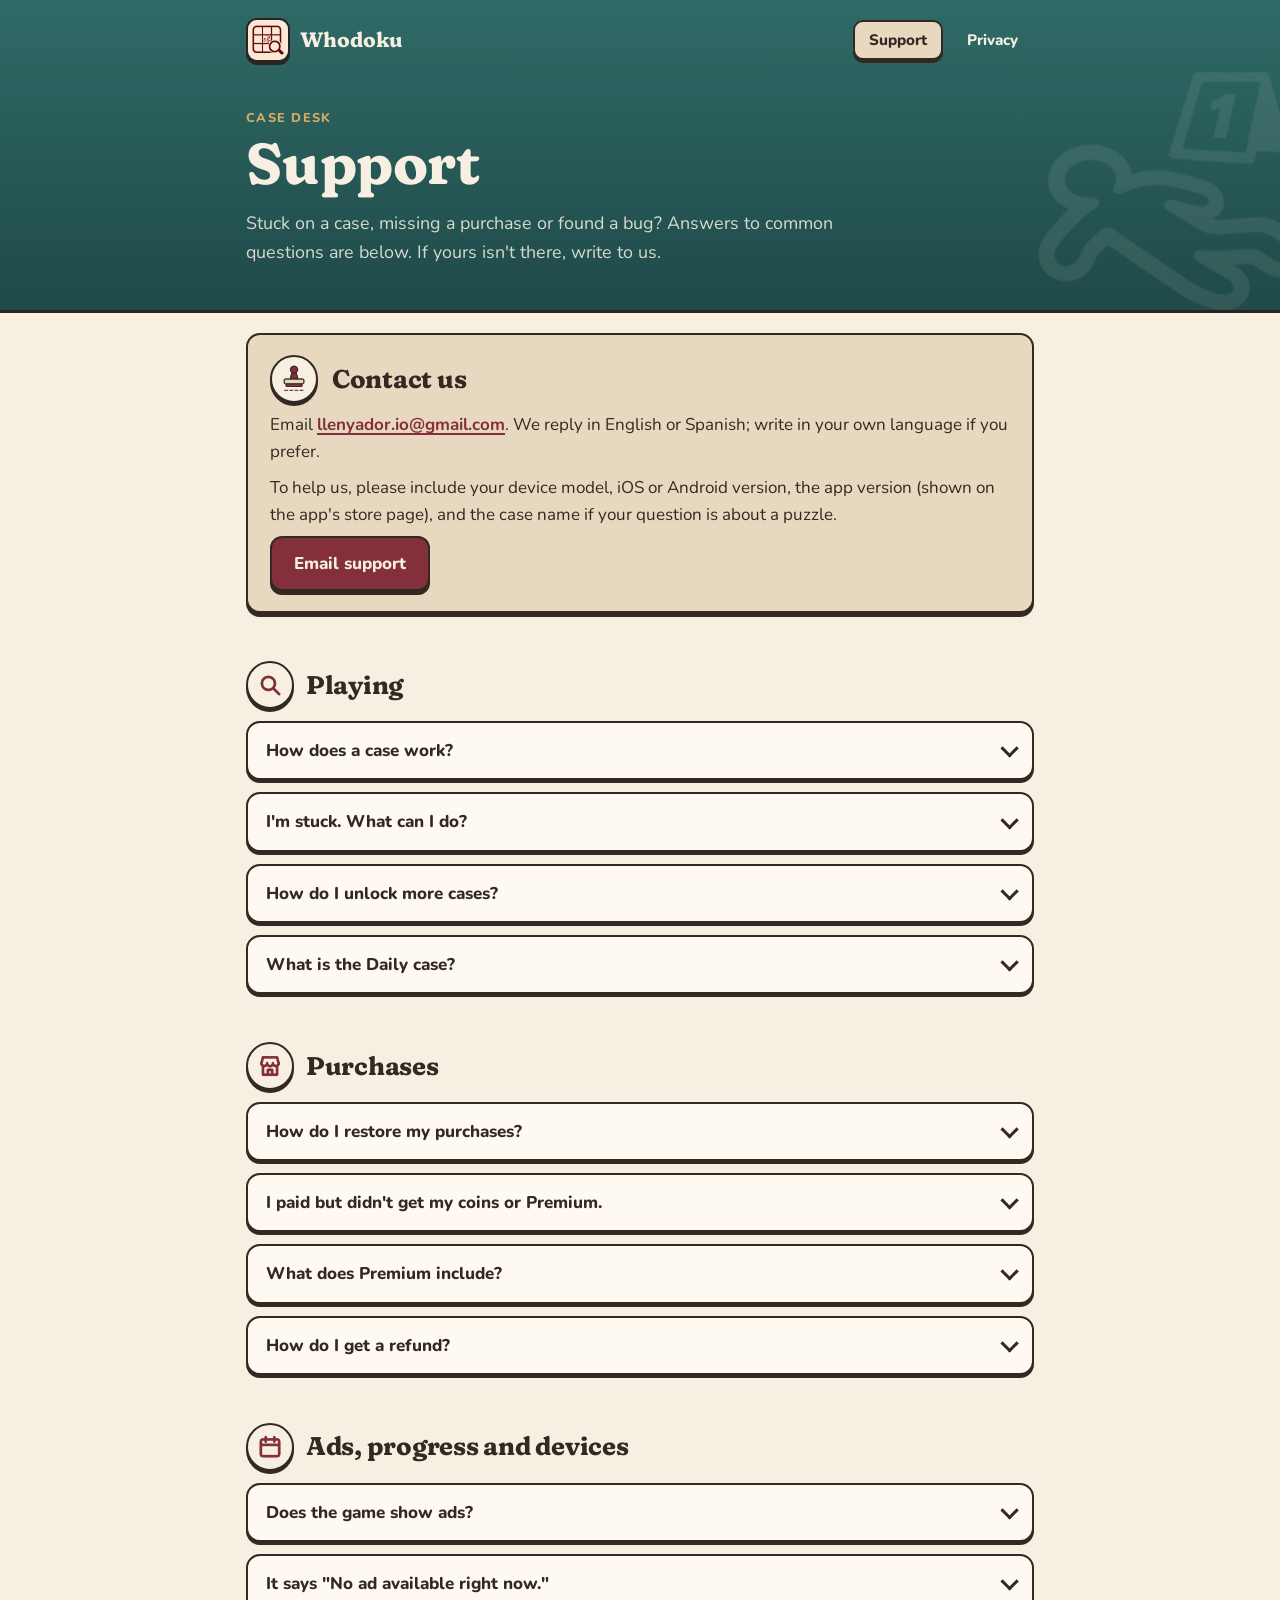
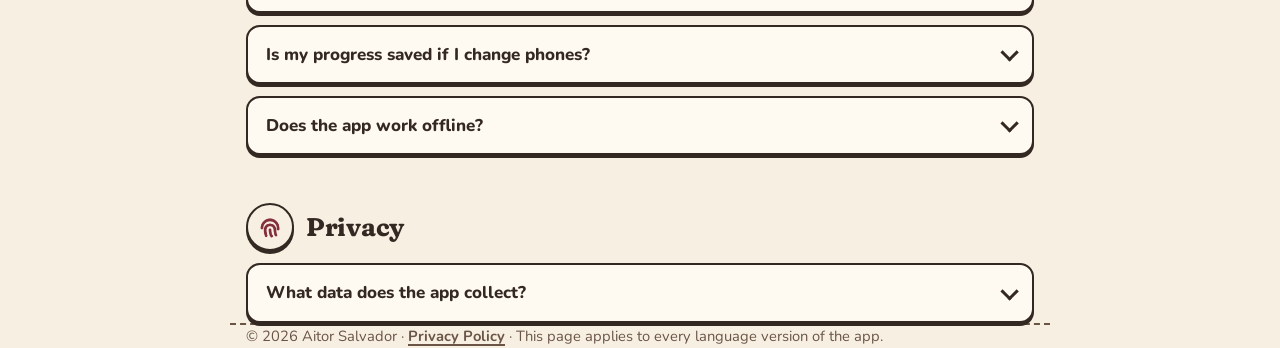
<file: whodoku/support.html>
<!doctype html>
<html lang="en">
<head>
  <meta charset="utf-8">
  <meta name="viewport" content="width=device-width, initial-scale=1">
  <title>Whodoku Support</title>
  <meta name="description" content="Help and contact for Murder Sudoku: Whodoku on iOS and Android.">
  <meta name="theme-color" content="#2f6a66">
  <link rel="icon" href="icon.png">
  <link rel="apple-touch-icon" href="icon.png">
  <link rel="stylesheet" href="style.css?v=4">
</head>
<body>
  <div class="hero teal">
    <div class="wrap">
      <div class="topbar">
        <a class="brand" href="./"><img src="icon.png" alt="">Whodoku</a>
        <nav class="tabs" aria-label="Pages">
          <a class="tab" href="support.html" aria-current="page">Support</a>
          <a class="tab" href="privacy.html">Privacy</a>
        </nav>
      </div>
      <div class="hero-body">
        <p class="eyebrow">Case desk</p>
        <h1>Support</h1>
        <p class="lede">Stuck on a case, missing a purchase or found a bug? Answers to common questions are below. If
        yours isn't there, write to us.</p>
      </div>
    </div>
  </div>

  <main class="wrap">
    <div class="card">
      <div class="card-head">
        <span class="badge-icon"><img src="assets/ds_asset_stamp.png" alt=""></span>
        <h2>Contact us</h2>
      </div>
      <p>Email <a href="mailto:llenyador.io@gmail.com?subject=Whodoku%20support">llenyador.io@gmail.com</a>. We reply
      in English or Spanish; write in your own language if you prefer.</p>
      <p>To help us, please include your device model, iOS or Android version, the app version (shown on the app's
      store page), and the case name if your question is about a puzzle.</p>
      <p><a class="button" href="mailto:llenyador.io@gmail.com?subject=Whodoku%20support">Email support</a></p>
    </div>

    <div class="section-title">
      <span class="badge-icon"><span class="icon" style="--src:url(assets/ds_icon_magnifier.png)"></span></span>
      <h2>Playing</h2>
    </div>
    <div class="faq-group">
      <details>
        <summary>How does a case work?</summary>
        <p>Each case is a floor plan split into rooms, with a victim and a few suspects. Every suspect gives one
        clue. Place each person on the plan so that every clue is true. The killer is the person left alone in a
        room with the victim. Every case has exactly one solution you can reach by deduction alone, without
        guessing.</p>
      </details>
      <details>
        <summary>I'm stuck. What can I do?</summary>
        <p>Use a hint: hints point you to the next deduction you can make. Hints cost coins, which you earn by
        solving cases, from daily login rewards, or from optional rewarded ads.</p>
      </details>
      <details>
        <summary>How do I unlock more cases?</summary>
        <p>New cases unlock with stars. Every solved case earns at least one star, so the campaign never needs coins,
        purchases or ads.</p>
      </details>
      <details>
        <summary>What is the Daily case?</summary>
        <p>A new case every day. You can turn on a daily reminder in <em>Profile</em> to get one notification when
        it opens.</p>
      </details>
    </div>

    <div class="section-title">
      <span class="badge-icon"><span class="icon" style="--src:url(assets/ds_icon_shop.png)"></span></span>
      <h2>Purchases</h2>
    </div>
    <div class="faq-group">
      <details>
        <summary>How do I restore my purchases?</summary>
        <p>Open the <em>Store</em> or <em>Profile</em> and tap <em>Restore purchases</em>, signed in with the same
        Apple ID or Google account you bought with. Premium and the Starter Pack are restored this way. Coins you
        already spent are not.</p>
      </details>
      <details>
        <summary>I paid but didn't get my coins or Premium.</summary>
        <ul>
          <li>Check your connection, then close and reopen the app.</li>
          <li>Tap <em>Restore purchases</em> in the <em>Store</em>.</li>
          <li>If it still hasn't arrived, email us with the date of the purchase and the order ID from your store
          receipt (never send card details).</li>
        </ul>
      </details>
      <details>
        <summary>What does Premium include?</summary>
        <p>Premium doubles your daily login rewards, for good. It is a one-time purchase, not a subscription.</p>
      </details>
      <details>
        <summary>How do I get a refund?</summary>
        <p>Refunds are handled by the store you paid. On iOS, go to
        <a href="https://reportaproblem.apple.com">reportaproblem.apple.com</a>. On Android, follow
        <a href="https://support.google.com/googleplay/answer/2479637">Google Play's refund help</a>.</p>
      </details>
    </div>

    <div class="section-title">
      <span class="badge-icon"><span class="icon" style="--src:url(assets/ds_icon_calendar.png)"></span></span>
      <h2>Ads, progress and devices</h2>
    </div>
    <div class="faq-group">
      <details>
        <summary>Does the game show ads?</summary>
        <p>Only if you ask for one. In the <em>Store</em> you can watch a short video to earn coins, a few times a
        day. There are no banners and no ads between cases.</p>
      </details>
      <details>
        <summary>It says "No ad available right now."</summary>
        <p>Ads aren't always available, especially offline or after you declined ad consent. Try again later;
        nothing else in the game depends on ads.</p>
      </details>
      <details>
        <summary>Is my progress saved if I change phones?</summary>
        <p>Your progress is stored on your device and has no account. It moves to a new device when you restore it
        from an iCloud or Google backup of the old one. Deleting the app without a backup deletes your progress.</p>
      </details>
      <details>
        <summary>Does the app work offline?</summary>
        <p>Yes. Cases, hints and progress all work offline. The Store, ads and new Daily cases need a
        connection.</p>
      </details>
    </div>

    <div class="section-title">
      <span class="badge-icon"><span class="icon" style="--src:url(assets/ds_icon_fingerprint.png)"></span></span>
      <h2>Privacy</h2>
    </div>
    <div class="faq-group">
      <details>
        <summary>What data does the app collect?</summary>
        <p>No account and no personal details. Anonymous game statistics are sent only while <em>Share anonymous
        statistics</em> is on, and you can turn it off in <em>Profile</em>. Full details are in the
        <a href="privacy.html">Privacy Policy</a>.</p>
      </details>
    </div>
  </main>

  <footer class="wrap">
    © 2026 Aitor Salvador · <a href="privacy.html">Privacy Policy</a> · This page applies to every language
    version of the app.
  </footer>
</body>
</html>
</file>
<file: im3uplayer/style.css>
/* iM3U Cloud Player site: the app's palette (CoreLayout UIColor + Palette) on the web. Dark, like the player. */
:root {
  color-scheme: dark;
  --bg: #000000;
  --surface: #191919;
  --surface-2: #323232;
  --line: #4c4c4c;
  --ink: #ffffff;
  --muted: rgba(255, 255, 255, 0.62);
  --faint: rgba(255, 255, 255, 0.38);
  --blue: #a9cbd1;
  --blue-light: #dbfeff;
  --blue-dark: #799aa0;
  --peach: #eeb899;
  --peach-light: #ffeaca;
  --peach-dark: #ba886b;
  --shell: #fff5ee;
  --radius: 16px;
}

* { box-sizing: border-box; }

html { scroll-behavior: smooth; }

body {
  margin: 0;
  background: var(--bg);
  color: var(--ink);
  font-family: -apple-system, BlinkMacSystemFont, "SF Pro Text", "Segoe UI", Roboto, "Helvetica Neue", Arial, sans-serif;
  font-size: 17px;
  line-height: 1.6;
  -webkit-text-size-adjust: 100%;
}

a { color: var(--blue); font-weight: 600; text-underline-offset: 0.2em; text-decoration-thickness: 1.5px; }
a:hover { color: var(--blue-light); }
a:focus-visible, summary:focus-visible { outline: 3px solid var(--peach); outline-offset: 3px; border-radius: 6px; }

.wrap { max-width: 820px; margin: 0 auto; padding: 0 16px; }

/* ---------- Hero ---------- */
.hero {
  position: relative;
  overflow: hidden;
  background:
    radial-gradient(120% 90% at 100% 0%, rgba(169, 203, 209, 0.22) 0%, rgba(169, 203, 209, 0) 60%),
    radial-gradient(90% 80% at 0% 100%, rgba(238, 184, 153, 0.14) 0%, rgba(238, 184, 153, 0) 60%),
    var(--surface);
  border-bottom: 1px solid var(--surface-2);
}
.hero.peach {
  background:
    radial-gradient(120% 90% at 100% 0%, rgba(238, 184, 153, 0.24) 0%, rgba(238, 184, 153, 0) 60%),
    radial-gradient(90% 80% at 0% 100%, rgba(169, 203, 209, 0.12) 0%, rgba(169, 203, 209, 0) 60%),
    var(--surface);
}
.hero::after { /* the "iM3U" wordmark from the icon, as a watermark */
  content: "iM3U";
  position: absolute;
  right: -12px;
  bottom: -36px;
  font-size: 150px;
  font-weight: 700;
  letter-spacing: -0.04em;
  line-height: 1;
  color: #fff;
  opacity: 0.05;
  pointer-events: none;
}

.topbar { display: flex; align-items: center; justify-content: space-between; gap: 12px; flex-wrap: wrap; padding: 18px 0; }
.brand { display: flex; align-items: center; gap: 10px; color: var(--ink); text-decoration: none; font-size: 1.15rem; font-weight: 700; }
.brand:hover { color: var(--ink); }
.brand img { width: 44px; height: 44px; border-radius: 10px; border: 1px solid var(--line); }

.tabs { display: flex; gap: 6px; padding: 4px; background: rgba(0, 0, 0, 0.45); border: 1px solid var(--surface-2); border-radius: 12px; }
.tab { padding: 6px 14px; border-radius: 9px; color: var(--muted); font-weight: 600; font-size: 0.95rem; text-decoration: none; }
.tab:hover { color: var(--ink); background: rgba(255, 255, 255, 0.06); }
.tab[aria-current="page"] { background: var(--blue); color: #000; }

.hero-body { position: relative; z-index: 1; padding: 28px 0 44px; }

.eyebrow {
  margin: 0 0 6px;
  color: var(--peach);
  font-size: 0.8rem;
  font-weight: 700;
  letter-spacing: 0.1em;
  text-transform: uppercase;
}

h1, h2, h3 { font-weight: 700; letter-spacing: -0.015em; }
h1 { margin: 0; font-size: clamp(2.2rem, 8vw, 3.4rem); line-height: 1.05; }
.lede { margin: 14px 0 0; font-size: 1.12rem; color: var(--muted); max-width: 620px; }

/* ---------- Pills (the player's "Live" badge) ---------- */
.pills { display: flex; flex-wrap: wrap; gap: 8px; margin-top: 22px; }
.pill {
  display: inline-flex;
  align-items: center;
  gap: 7px;
  padding: 4px 12px;
  border: 1px solid var(--line);
  border-radius: 999px;
  background: rgba(0, 0, 0, 0.35);
  font-weight: 600;
  font-size: 0.88rem;
}
.pill::before { content: ""; width: 7px; height: 7px; border-radius: 50%; background: var(--peach); }

/* ---------- Content ---------- */
main { padding: 36px 0 24px; }

.card {
  margin: 20px 0;
  padding: 20px 22px;
  background: var(--surface);
  border: 1px solid var(--surface-2);
  border-radius: var(--radius);
}
.card > :first-child { margin-top: 0; }
.card > :last-child { margin-bottom: 0; }
.card-head { display: flex; align-items: center; gap: 14px; margin-bottom: 8px; }
.card-head h2 { margin: 0; }

.badge-icon {
  flex: none;
  display: grid;
  place-items: center;
  width: 44px;
  height: 44px;
  border-radius: 12px;
  background: var(--surface-2);
  color: var(--blue);
}
.badge-icon svg { width: 24px; height: 24px; }
.badge-icon.peach { color: var(--peach); }

h2 { margin: 44px 0 10px; font-size: 1.5rem; line-height: 1.2; }
h3 { margin: 22px 0 4px; font-size: 1.1rem; color: var(--blue-light); }
p, ul, ol { margin: 8px 0; }
ul, ol { padding-left: 1.3em; }
li { margin: 5px 0; }
li::marker { color: var(--peach); }
strong { font-weight: 700; }
em { font-style: normal; color: var(--peach-light); }
code { font-family: ui-monospace, SFMono-Regular, Menlo, monospace; font-size: 0.88em; padding: 1px 6px; border-radius: 6px; background: var(--surface-2); }
.muted { color: var(--muted); }

.section-title { display: flex; align-items: center; gap: 12px; margin: 48px 0 12px; }
.section-title h2 { margin: 0; }
.num {
  flex: none;
  display: grid;
  place-items: center;
  width: 34px;
  height: 34px;
  border-radius: 50%;
  background: var(--blue);
  color: #000;
  font-weight: 700;
  font-size: 0.95rem;
}

/* ---------- Buttons ---------- */
.button {
  display: inline-flex;
  align-items: center;
  gap: 10px;
  padding: 12px 22px;
  background: var(--blue);
  color: #000;
  border-radius: 12px;
  font-weight: 700;
  text-decoration: none;
  transition: background 0.12s, transform 0.08s;
}
.button:hover { color: #000; background: var(--blue-light); }
.button:active { transform: translateY(1px); }

/* ---------- Contents chips ---------- */
.chips { display: flex; flex-wrap: wrap; gap: 8px; margin: 12px 0 0; padding: 0; list-style: none; }
.chips li { margin: 0; }
.chips a {
  display: inline-block;
  padding: 5px 12px;
  background: var(--surface-2);
  border-radius: 999px;
  color: var(--ink);
  font-weight: 500;
  font-size: 0.9rem;
  text-decoration: none;
}
.chips a:hover { background: var(--line); }

/* ---------- FAQ ---------- */
.faq-group { display: grid; gap: 10px; }
details { background: var(--surface); border: 1px solid var(--surface-2); border-radius: var(--radius); }
details[open] { border-color: var(--blue-dark); }
summary {
  display: flex;
  align-items: center;
  justify-content: space-between;
  gap: 12px;
  padding: 14px 18px;
  cursor: pointer;
  font-weight: 600;
  list-style: none;
}
summary::-webkit-details-marker { display: none; }
summary::after {
  content: "";
  flex: none;
  width: 9px;
  height: 9px;
  border-right: 2px solid var(--blue);
  border-bottom: 2px solid var(--blue);
  transform: rotate(45deg) translateY(-3px);
  transition: transform 0.15s;
}
details[open] summary::after { transform: rotate(-135deg) translateY(-2px); }
details > p, details > ul, details > ol { margin: 0; padding: 0 18px 16px; color: rgba(255, 255, 255, 0.82); }
details > ul, details > ol { padding-left: 40px; }

/* ---------- Tables ---------- */
.table-wrap { overflow-x: auto; margin: 14px 0; border: 1px solid var(--surface-2); border-radius: var(--radius); background: var(--surface); }
table { width: 100%; border-collapse: collapse; font-size: 0.93rem; }
th, td { text-align: left; vertical-align: top; padding: 10px 12px; }
th { background: var(--surface-2); font-weight: 700; }
tr + tr td { border-top: 1px solid var(--surface-2); }

/* ---------- Home ---------- */
.links-grid { display: grid; grid-template-columns: 1fr; gap: 14px; }
.link-card { display: flex; align-items: center; gap: 16px; margin: 0; color: var(--ink); text-decoration: none; }
.link-card:hover { color: var(--ink); border-color: var(--blue-dark); }
.link-card p { margin: 2px 0 0; font-weight: 400; color: var(--muted); }
.cta { display: flex; flex-wrap: wrap; gap: 12px; margin-top: 24px; }
@media (min-width: 720px) { .links-grid { grid-template-columns: 1fr 1fr; } }

/* ---------- Footer ---------- */
footer { margin-top: 40px; padding: 22px 0 40px; border-top: 1px solid var(--surface-2); color: var(--faint); font-size: 0.92rem; }
footer a { color: var(--muted); }
</file>
<file: whodoku/style.css>
/* Whodoku site: the app's design system (MurdokuTheme) on the web. Fonts are the app's own (OFL), self-hosted. */
@font-face { font-family: "Fraunces"; src: url("fonts/Fraunces-Bold.ttf") format("truetype"); font-weight: 700; font-display: swap; }
@font-face { font-family: "Nunito"; src: url("fonts/Nunito-Regular.ttf") format("truetype"); font-weight: 400; font-display: swap; }
@font-face { font-family: "Nunito"; src: url("fonts/Nunito-Bold.ttf") format("truetype"); font-weight: 700; font-display: swap; }
@font-face { font-family: "Nunito"; src: url("fonts/Nunito-ExtraBold.ttf") format("truetype"); font-weight: 800; font-display: swap; }

:root {
  color-scheme: light;
  --paper: #f7f0e2;
  --surface: #e8d8bf;
  --surface-hover: #e0cdaf;
  --ink: #342922;
  --muted: #6a5446;
  --wall: #2a2420;
  --accent: #832f3c;
  --accent-pressed: #6b2532;
  --door: #d3ac64;
  --gold: #6e5323;
  --teal: #2f5d5a;
  --tile: #9dc0de;
  --terracotta: #e3a17e;
  --olive: #bcc487;
  --radius: 14px;
  --edge: 2px solid var(--ink);
  --lift: 0 4px 0 var(--ink);
}

* { box-sizing: border-box; }

html { scroll-behavior: smooth; }

body {
  margin: 0;
  background: var(--paper);
  color: var(--ink);
  font-family: "Nunito", -apple-system, BlinkMacSystemFont, "Segoe UI", sans-serif;
  font-size: 17px;
  line-height: 1.6;
  -webkit-text-size-adjust: 100%;
}

a { color: var(--accent); font-weight: 700; text-underline-offset: 0.2em; text-decoration-thickness: 1.5px; }
a:hover { color: var(--accent-pressed); }
a:focus-visible, summary:focus-visible { outline: 3px solid var(--door); outline-offset: 3px; border-radius: 6px; }

.wrap { max-width: 820px; margin: 0 auto; padding: 0 16px; }

/* ---------- Hero band (the store screenshots' backdrop) ---------- */
.hero {
  position: relative;
  overflow: hidden;
  color: var(--paper);
  background: linear-gradient(180deg, #8f3a48 0%, #6b2532 100%);
  border-bottom: 3px solid var(--wall);
}
.hero.teal { background: linear-gradient(180deg, #2f6a66 0%, #1f4a49 100%); }

.hero::after { /* the chalk outline from the splash screen, as a watermark */
  content: "";
  position: absolute;
  right: -40px;
  bottom: -30px;
  width: 300px;
  height: 300px;
  background: var(--paper);
  opacity: 0.09;
  -webkit-mask: url("assets/evidence.png") center / contain no-repeat;
  mask: url("assets/evidence.png") center / contain no-repeat;
  pointer-events: none;
}

.topbar { display: flex; align-items: center; justify-content: space-between; gap: 12px; flex-wrap: wrap; padding: 18px 0; }
.brand { display: flex; align-items: center; gap: 10px; color: var(--paper); text-decoration: none; font-family: "Fraunces", Georgia, serif; font-size: 1.3rem; }
.brand:hover { color: var(--paper); }
.brand img { width: 44px; height: 44px; border-radius: 11px; border: 2px solid var(--wall); box-shadow: 0 3px 0 var(--wall); }

.tabs { display: flex; gap: 8px; }
.tab {
  padding: 6px 14px;
  border-radius: 10px;
  border: 2px solid transparent;
  color: var(--paper);
  font-weight: 800;
  font-size: 0.95rem;
  text-decoration: none;
}
.tab:hover { color: var(--paper); background: rgba(247, 240, 226, 0.12); }
.tab[aria-current="page"] { background: var(--surface); color: var(--ink); border: var(--edge); box-shadow: 0 3px 0 var(--ink); }

.hero-body { position: relative; z-index: 1; padding: 28px 0 44px; }
.hero .eyebrow { color: var(--door); }
.hero h1 { color: var(--paper); }
.hero .lede { color: rgba(247, 240, 226, 0.86); max-width: 600px; }

.eyebrow {
  margin: 0 0 6px;
  color: var(--accent);
  font-size: 0.8rem;
  font-weight: 800;
  letter-spacing: 0.1em;
  text-transform: uppercase;
}

h1, h2, h3 { font-family: "Fraunces", Georgia, serif; font-weight: 700; letter-spacing: -0.01em; }
h1 { margin: 0; font-size: clamp(2.3rem, 8vw, 3.6rem); line-height: 1.05; }
.lede { margin: 14px 0 0; font-size: 1.12rem; }

/* ---------- Stamps (the "CLASSIFIED" labels) ---------- */
.stamps { display: flex; flex-wrap: wrap; gap: 10px; margin-top: 22px; }
.stamp {
  display: inline-block;
  padding: 3px 12px;
  border: 2px dashed currentColor;
  outline: 2px solid currentColor;
  outline-offset: 2px;
  border-radius: 4px;
  font-weight: 800;
  font-size: 0.85rem;
  letter-spacing: 0.08em;
  text-transform: uppercase;
  transform: rotate(-2deg);
}
.stamp:nth-child(even) { transform: rotate(1.5deg); }
.hero .stamp { color: var(--paper); }
.stamp.red { color: var(--accent); background: rgba(131, 47, 60, 0.06); }

/* ---------- Content ---------- */
main { padding: 36px 0 24px; }

.card {
  margin: 20px 0;
  padding: 20px 22px;
  background: var(--surface);
  border: var(--edge);
  border-radius: var(--radius);
  box-shadow: var(--lift);
}
.card.paper { background: #fffaf1; }
.card > :first-child { margin-top: 0; }
.card > :last-child { margin-bottom: 0; }

.card-head { display: flex; align-items: center; gap: 14px; margin-bottom: 8px; }
.card-head h2, .card-head h3 { margin: 0; }

.icon {
  flex: none;
  display: inline-block;
  width: 26px;
  height: 26px;
  background: currentColor;
  -webkit-mask: var(--src) center / contain no-repeat;
  mask: var(--src) center / contain no-repeat;
}
.badge-icon {
  flex: none;
  display: grid;
  place-items: center;
  width: 48px;
  height: 48px;
  border-radius: 50%;
  background: var(--paper);
  border: var(--edge);
  color: var(--accent);
  box-shadow: 0 3px 0 var(--ink);
}
.badge-icon img { width: 30px; height: 30px; }

h2 { margin: 44px 0 10px; font-size: 1.6rem; line-height: 1.2; }
h3 { margin: 22px 0 4px; font-size: 1.15rem; }
p, ul { margin: 8px 0; }
ul { padding-left: 1.2em; }
li { margin: 5px 0; }
li::marker { color: var(--accent); }
strong { font-weight: 800; }

.section-title { display: flex; align-items: center; gap: 12px; margin: 48px 0 12px; }
.section-title h2 { margin: 0; }
.token { /* the gold suspect token */
  flex: none;
  display: grid;
  place-items: center;
  width: 36px;
  height: 36px;
  border-radius: 50%;
  background: var(--door);
  border: var(--edge);
  font-weight: 800;
  font-size: 0.95rem;
}

/* ---------- Buttons ---------- */
.button {
  display: inline-flex;
  align-items: center;
  gap: 10px;
  padding: 12px 22px;
  background: var(--accent);
  color: var(--paper);
  border: var(--edge);
  border-radius: 12px;
  box-shadow: var(--lift);
  font-weight: 800;
  text-decoration: none;
  transition: transform 0.08s, box-shadow 0.08s;
}
.button:hover { color: var(--paper); background: var(--accent-pressed); }
.button:active { transform: translateY(3px); box-shadow: 0 1px 0 var(--ink); }
.button.light { background: var(--paper); color: var(--ink); }
.button.light:hover { background: var(--surface-hover); color: var(--ink); }

/* ---------- Contents chips ---------- */
.chips { display: flex; flex-wrap: wrap; gap: 8px; margin: 12px 0 0; padding: 0; list-style: none; }
.chips a {
  display: inline-block;
  padding: 5px 12px;
  background: #fffaf1;
  border: var(--edge);
  border-radius: 999px;
  color: var(--ink);
  font-size: 0.9rem;
  text-decoration: none;
}
.chips a:hover { background: var(--surface-hover); }

/* ---------- FAQ ---------- */
.faq-group { display: grid; gap: 12px; }
details {
  background: #fffaf1;
  border: var(--edge);
  border-radius: var(--radius);
  box-shadow: 0 3px 0 var(--ink);
}
details[open] { background: var(--surface); }
summary {
  display: flex;
  align-items: center;
  justify-content: space-between;
  gap: 12px;
  padding: 14px 18px;
  cursor: pointer;
  font-weight: 800;
  list-style: none;
}
summary::-webkit-details-marker { display: none; }
summary::after {
  content: "";
  flex: none;
  width: 10px;
  height: 10px;
  border-right: 3px solid var(--ink);
  border-bottom: 3px solid var(--ink);
  transform: rotate(45deg) translateY(-3px);
  transition: transform 0.15s;
}
details[open] summary::after { transform: rotate(-135deg) translateY(-2px); }
details > p, details > ul { margin: 0; padding: 0 18px 16px; }
details > ul { padding-left: 38px; }

/* ---------- Tables ---------- */
.table-wrap { overflow-x: auto; margin: 14px 0; border: var(--edge); border-radius: var(--radius); box-shadow: var(--lift); background: #fffaf1; }
table { width: 100%; border-collapse: collapse; font-size: 0.93rem; }
th, td { text-align: left; vertical-align: top; padding: 10px 12px; }
th { background: var(--surface); font-weight: 800; border-bottom: var(--edge); }
tr + tr td { border-top: 1px dashed var(--muted); }

/* ---------- Home ---------- */
.split { display: grid; grid-template-columns: 1fr; gap: 28px; align-items: center; }
.shot { max-width: 320px; margin: 0 auto; }
/* The store screenshot without its caption: keep the phone, crop the top 22% (caption band). */
.shot img { display: block; width: 100%; height: auto; aspect-ratio: 460 / 780; object-fit: cover; object-position: bottom; }
.hero-body.split { padding-bottom: 0; }
.hero-body.split > div:first-child { padding-bottom: 32px; }
.cta { display: flex; flex-wrap: wrap; gap: 12px; margin-top: 24px; }
.links-grid { display: grid; grid-template-columns: 1fr; gap: 16px; }
.link-card { display: flex; align-items: center; gap: 16px; color: var(--ink); text-decoration: none; }
.link-card:hover { color: var(--ink); background: var(--surface-hover); }
.link-card p { margin: 2px 0 0; font-weight: 400; color: var(--muted); }

@media (min-width: 720px) {
  .split { grid-template-columns: 1.2fr 1fr; }
  .links-grid { grid-template-columns: 1fr 1fr; }
}

/* ---------- Footer ---------- */
footer { margin-top: 40px; padding: 22px 0 40px; border-top: 2px dashed var(--muted); color: var(--muted); font-size: 0.92rem; }
footer a { color: var(--muted); }
</file>
